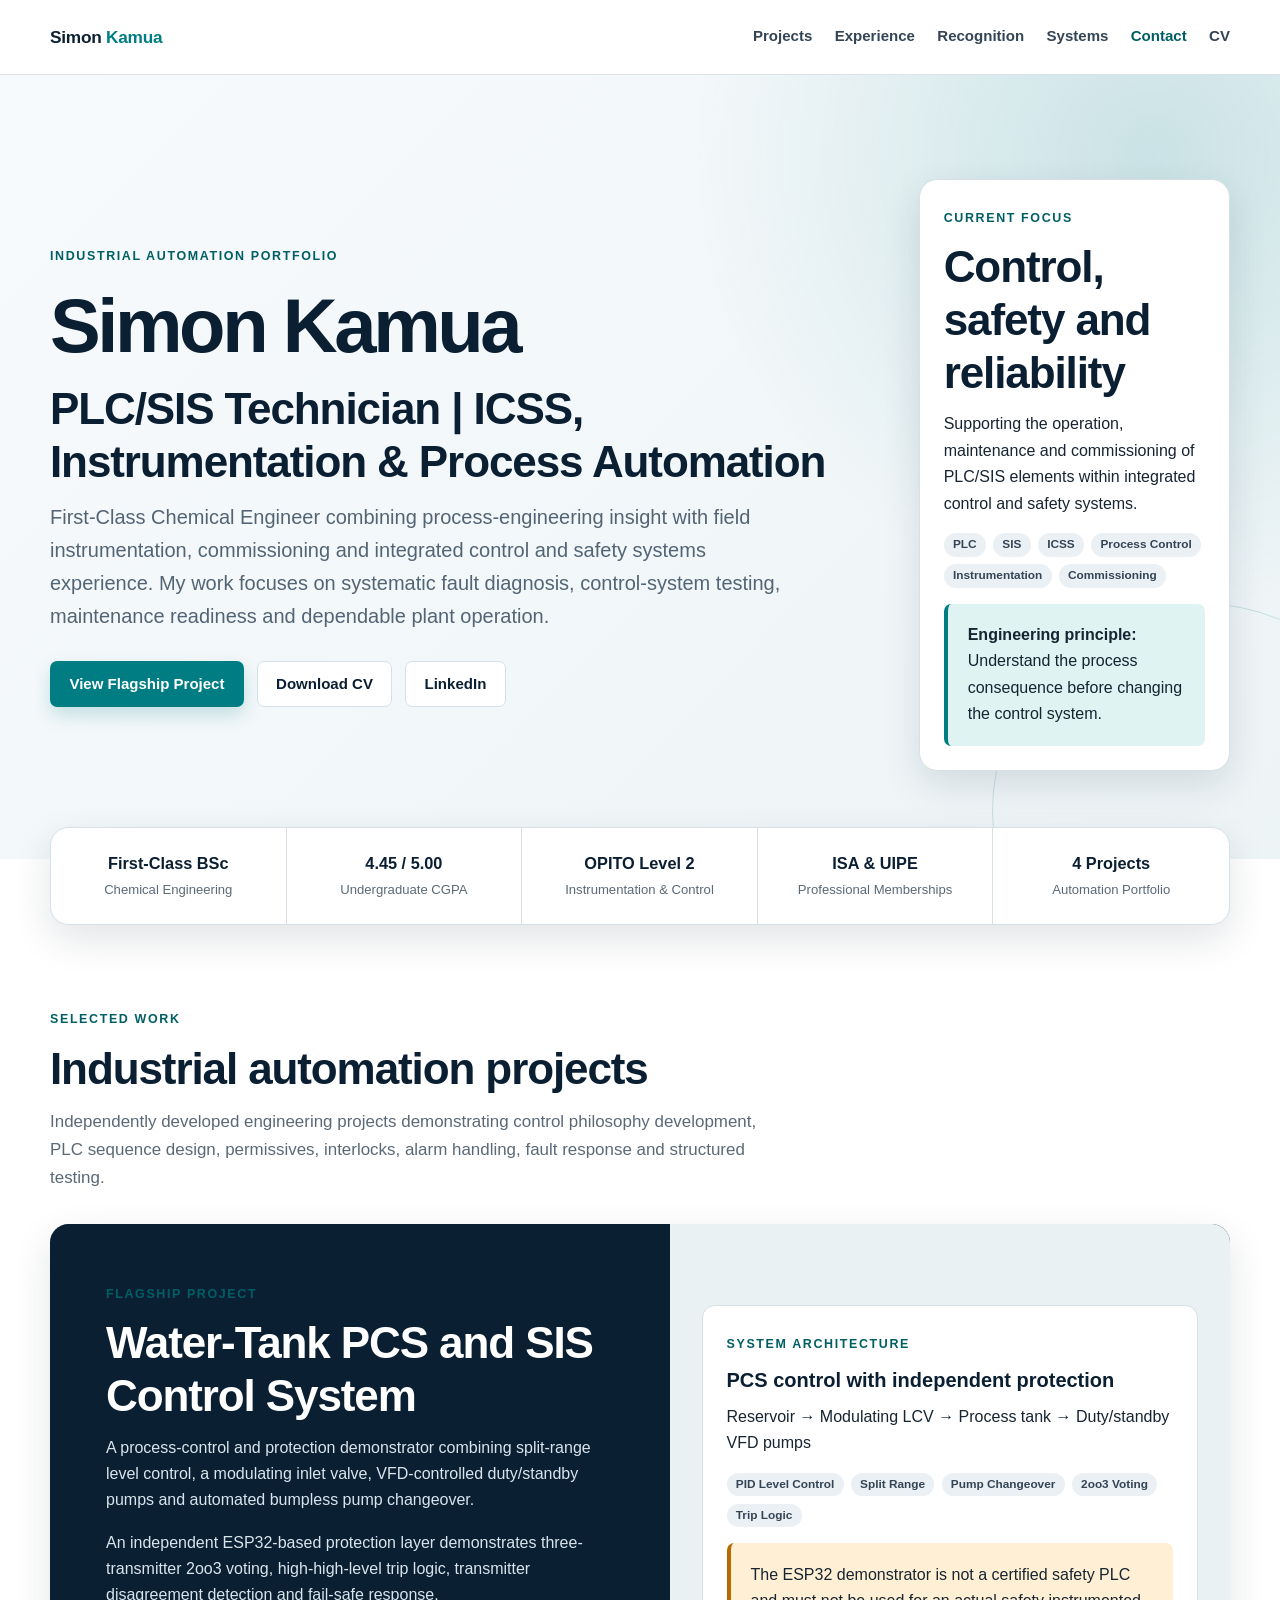
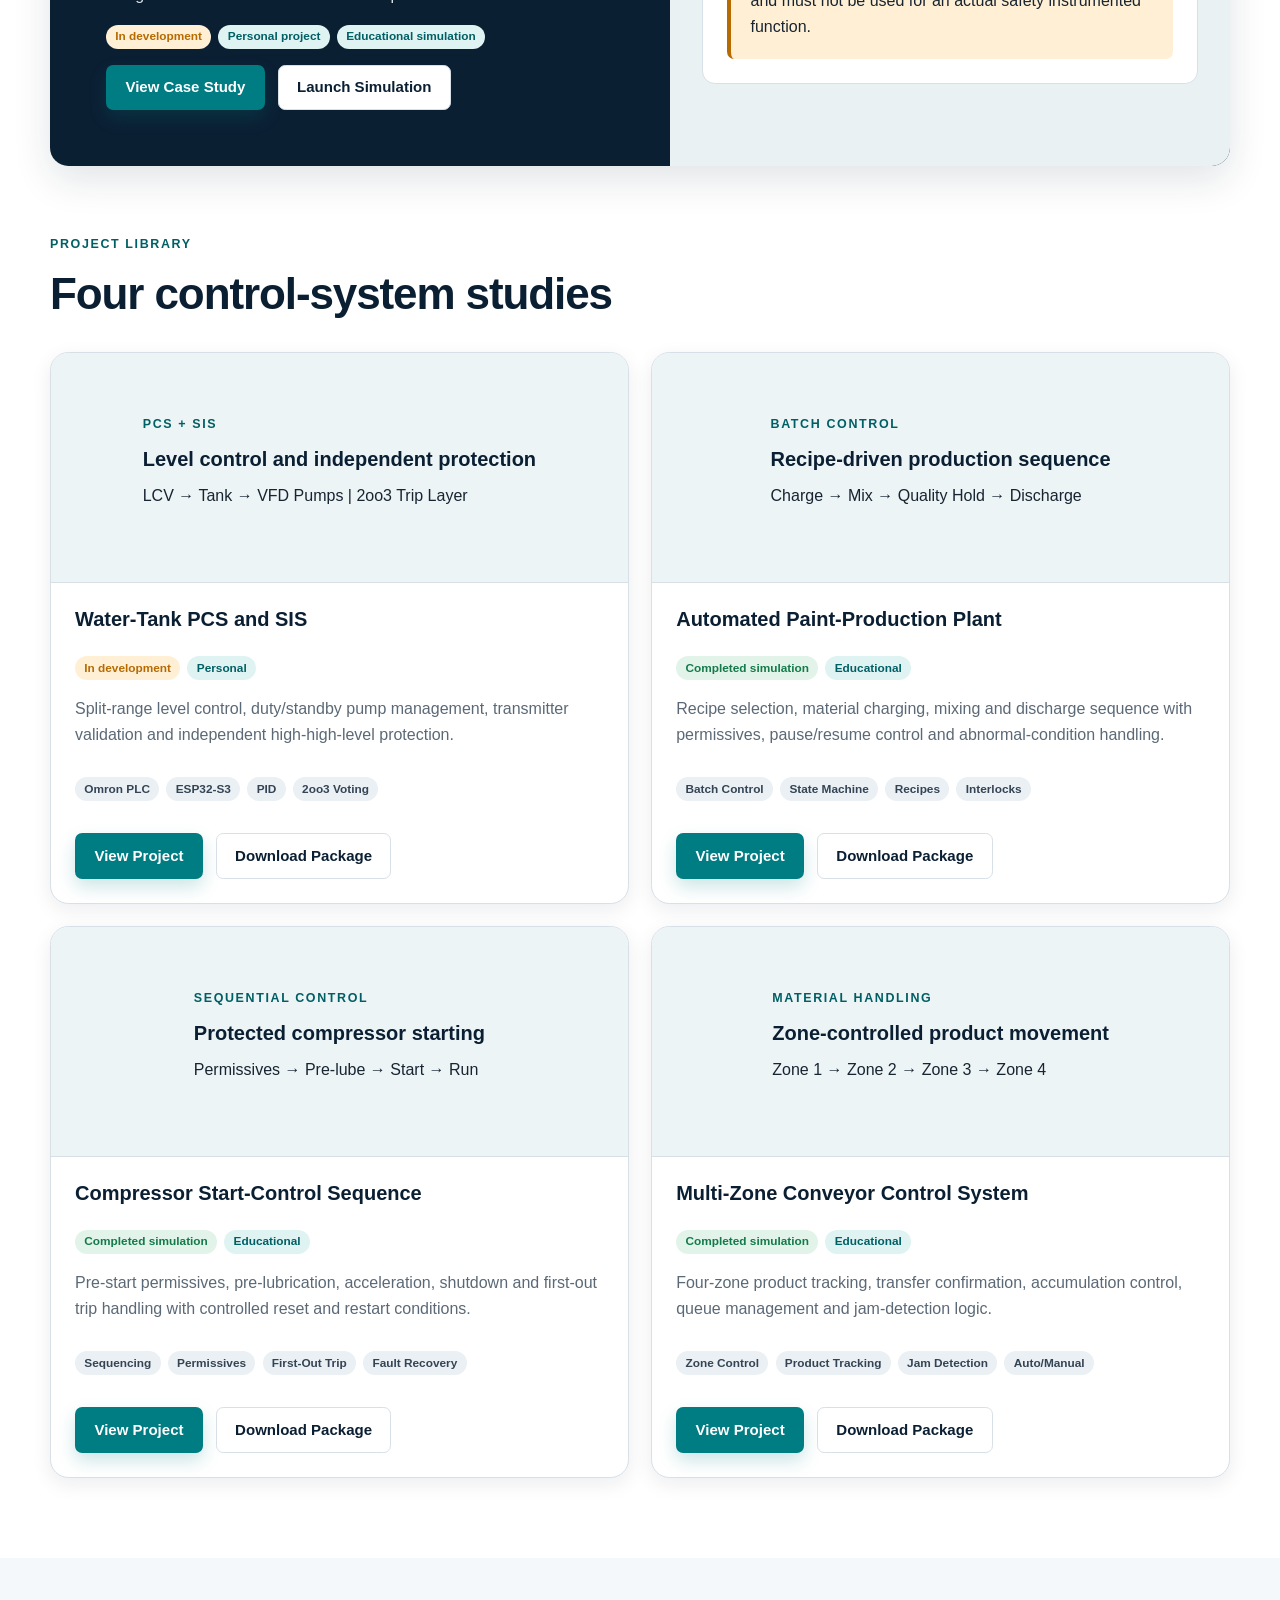
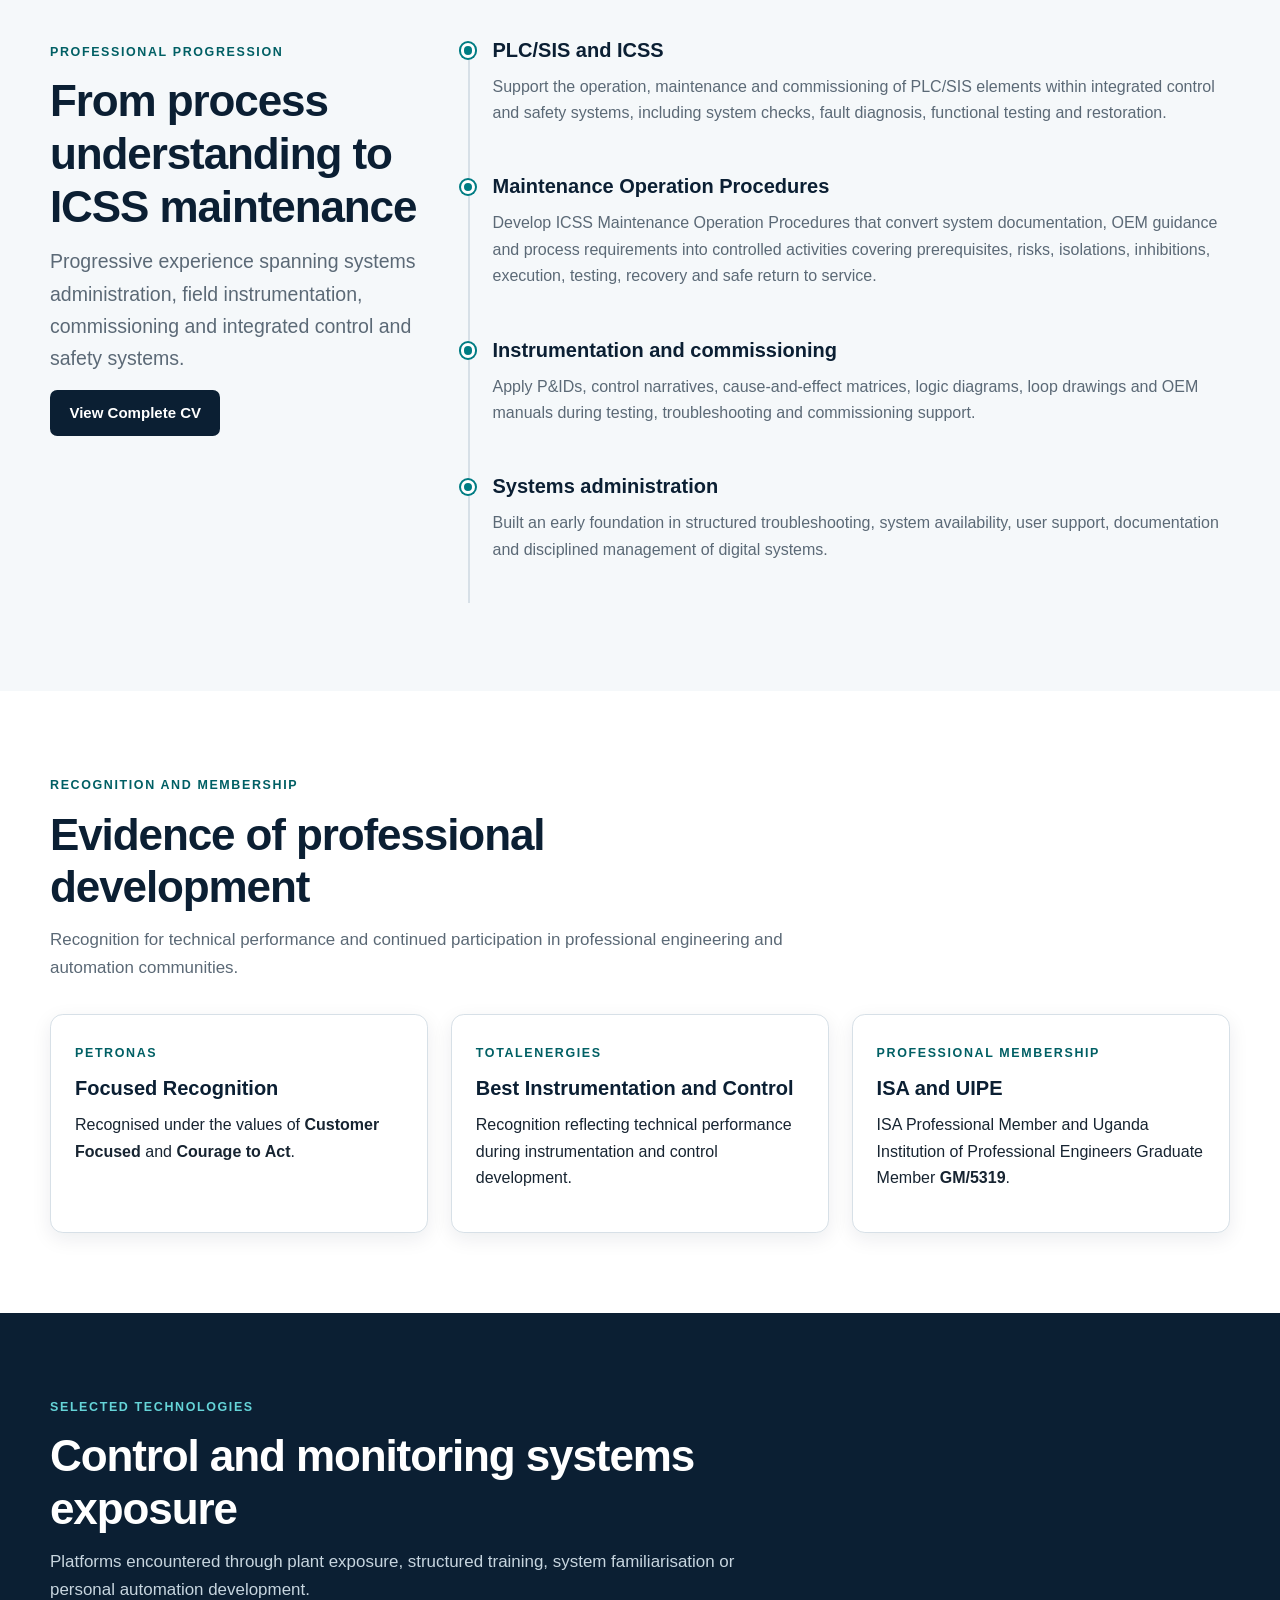
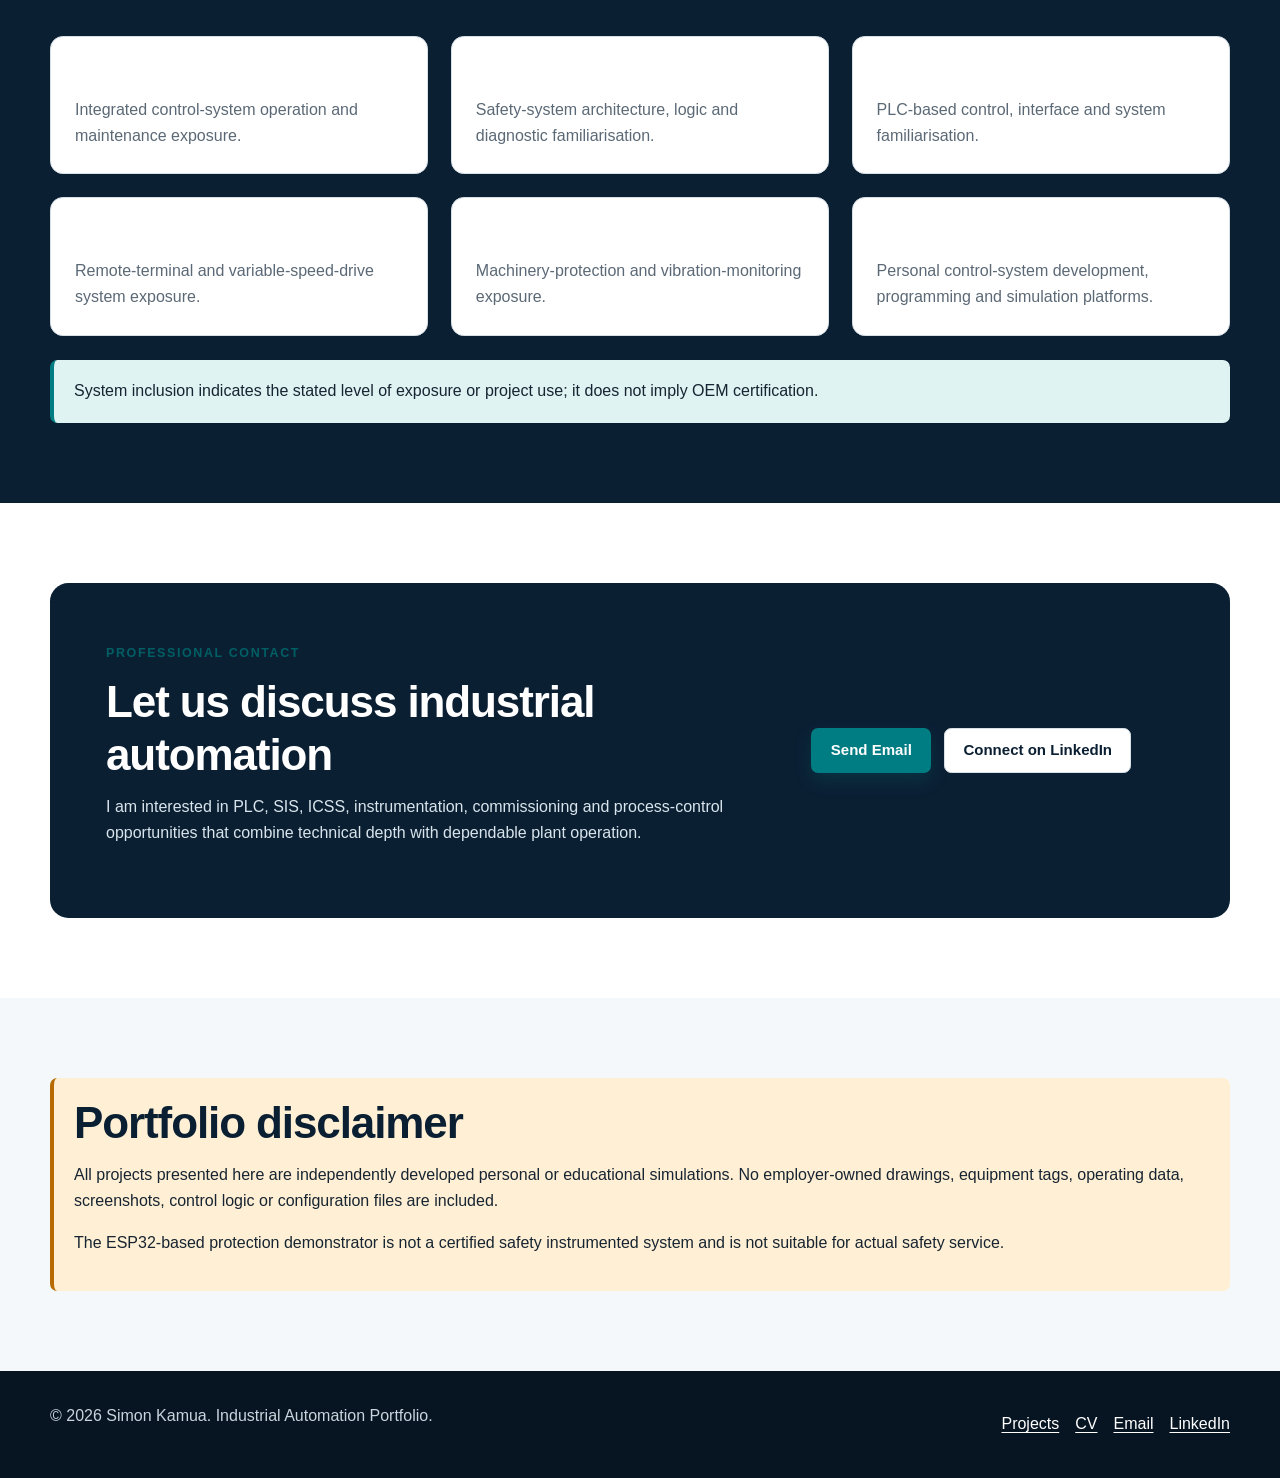
<file: index.html>
<!DOCTYPE html>
<html lang="en">
<head>
  <meta charset="UTF-8">
  <meta
    name="viewport"
    content="width=device-width, initial-scale=1.0"
  >

  <title>
    Simon Kamua | PLC/SIS Technician and Industrial Automation Portfolio
  </title>

  <meta
    name="description"
    content="Industrial automation portfolio of Simon Kamua, a PLC/SIS Technician with experience in ICSS, instrumentation, commissioning, process control and maintenance procedure development."
  >

  <meta name="author" content="Simon Kamua">
  <meta name="theme-color" content="#0b1f33">

  <meta
    property="og:title"
    content="Simon Kamua | Industrial Automation Portfolio"
  >
  <meta
    property="og:description"
    content="PLC/SIS, ICSS, instrumentation and process-automation projects supported by interactive engineering simulations."
  >
  <meta property="og:type" content="website">
  <meta
    property="og:url"
    content="https://simonkamua.github.io/"
  >

  <link rel="canonical" href="https://simonkamua.github.io/">
  <link rel="stylesheet" href="assets/css/styles.css">

  <script src="assets/js/main.js" defer></script>

  <script type="application/ld+json">
  {
    "@context": "https://schema.org",
    "@type": "Person",
    "name": "Simon Kamua",
    "url": "https://simonkamua.github.io/",
    "jobTitle": "PLC/SIS Technician",
    "email": "mailto:kamuasimeon@gmail.com",
    "sameAs": [
      "https://www.linkedin.com/in/simon-kamua-145562236"
    ],
    "alumniOf": {
      "@type": "CollegeOrUniversity",
      "name": "Kyambogo University"
    },
    "knowsAbout": [
      "Industrial Automation",
      "Programmable Logic Controllers",
      "Safety Instrumented Systems",
      "Integrated Control and Safety Systems",
      "Process Control",
      "Instrumentation",
      "Commissioning"
    ]
  }
  </script>
</head>

<body>
  <a class="skip-link" href="#main-content">
    Skip to main content
  </a>

  <!-- =======================================================
       Header and navigation
       ======================================================= -->

  <header class="site-header">
    <div class="container navbar">
      <a class="brand" href="index.html" aria-label="Simon Kamua homepage">
        Simon <span>Kamua</span>
      </a>

      <button
        class="nav-toggle"
        type="button"
        aria-expanded="false"
        aria-controls="site-navigation"
        aria-label="Open navigation menu"
      >
        Menu
      </button>

      <nav
        class="site-nav"
        id="site-navigation"
        aria-label="Main navigation"
      >
        <a href="#projects">Projects</a>
        <a href="#experience">Experience</a>
        <a href="#recognition">Recognition</a>
        <a href="#systems">Systems</a>
        <a href="#contact">Contact</a>
        <a href="cv/Simon_Kamua_PLC_SIS_CV_2026.pdf">
          CV
        </a>
      </nav>
    </div>
  </header>

  <main id="main-content">

    <!-- =====================================================
         Hero
         ===================================================== -->

    <section class="hero">
      <div class="container hero-grid">
        <div class="hero-copy">
          <span class="eyebrow">
            Industrial Automation Portfolio
          </span>

          <h1>Simon Kamua</h1>

          <h2>
            PLC/SIS Technician | ICSS, Instrumentation
            &amp; Process Automation
          </h2>

          <p>
            First-Class Chemical Engineer combining process-engineering
            insight with field instrumentation, commissioning and
            integrated control and safety systems experience. My work
            focuses on systematic fault diagnosis, control-system testing,
            maintenance readiness and dependable plant operation.
          </p>

          <div class="button-row hero-actions">
            <a
              class="btn btn-primary"
              href="projects/water-tank/"
            >
              View Flagship Project
            </a>

            <a
              class="btn btn-secondary"
              href="cv/Simon_Kamua_PLC_SIS_CV_2026.pdf"
            >
              Download CV
            </a>

            <a
              class="btn btn-secondary"
              href="https://www.linkedin.com/in/simon-kamua-145562236"
              target="_blank"
              rel="noopener noreferrer"
            >
              LinkedIn
            </a>
          </div>
        </div>

        <aside class="profile-card" aria-label="Current professional focus">
          <span class="eyebrow">Current focus</span>

          <h2>Control, safety and reliability</h2>

          <p>
            Supporting the operation, maintenance and commissioning of
            PLC/SIS elements within integrated control and safety systems.
          </p>

          <div class="tag-list">
            <span class="tag">PLC</span>
            <span class="tag">SIS</span>
            <span class="tag">ICSS</span>
            <span class="tag">Process Control</span>
            <span class="tag">Instrumentation</span>
            <span class="tag">Commissioning</span>
          </div>

          <div class="callout">
            <strong>Engineering principle:</strong>
            Understand the process consequence before changing the
            control system.
          </div>
        </aside>
      </div>
    </section>

    <!-- =====================================================
         Professional evidence
         ===================================================== -->

    <div class="container evidence-strip">
      <div class="evidence-grid" aria-label="Professional evidence">
        <div class="evidence-item">
          <strong>First-Class BSc</strong>
          <span>Chemical Engineering</span>
        </div>

        <div class="evidence-item">
          <strong>4.45 / 5.00</strong>
          <span>Undergraduate CGPA</span>
        </div>

        <div class="evidence-item">
          <strong>OPITO Level 2</strong>
          <span>Instrumentation &amp; Control</span>
        </div>

        <div class="evidence-item">
          <strong>ISA &amp; UIPE</strong>
          <span>Professional Memberships</span>
        </div>

        <div class="evidence-item">
          <strong>4 Projects</strong>
          <span>Automation Portfolio</span>
        </div>
      </div>
    </div>

    <!-- =====================================================
         Projects
         ===================================================== -->

    <section class="section" id="projects">
      <div class="container">
        <div class="section-heading">
          <span class="eyebrow">Selected work</span>
          <h2>Industrial automation projects</h2>

          <p>
            Independently developed engineering projects demonstrating
            control philosophy development, PLC sequence design,
            permissives, interlocks, alarm handling, fault response and
            structured testing.
          </p>
        </div>

        <!-- Featured project -->

        <article class="featured-project">
          <div class="featured-copy">
            <span class="eyebrow">Flagship project</span>

            <h2>Water-Tank PCS and SIS Control System</h2>

            <p>
              A process-control and protection demonstrator combining
              split-range level control, a modulating inlet valve,
              VFD-controlled duty/standby pumps and automated bumpless
              pump changeover.
            </p>

            <p>
              An independent ESP32-based protection layer demonstrates
              three-transmitter 2oo3 voting, high-high-level trip logic,
              transmitter disagreement detection and fail-safe response.
            </p>

            <div class="badge-row">
              <span class="badge badge-pending">
                In development
              </span>
              <span class="badge badge-designed">
                Personal project
              </span>
              <span class="badge badge-simulated">
                Educational simulation
              </span>
            </div>

            <div class="button-row">
              <a
                class="btn btn-primary"
                href="projects/water-tank/"
              >
                View Case Study
              </a>

              <a
                class="btn btn-secondary"
                href="projects/water-tank/simulation.html"
              >
                Launch Simulation
              </a>
            </div>
          </div>

          <div class="featured-media">
            <div class="panel">
              <span class="eyebrow">System architecture</span>
              <h3>PCS control with independent protection</h3>

              <p>
                Reservoir → Modulating LCV → Process tank →
                Duty/standby VFD pumps
              </p>

              <div class="tag-list">
                <span class="tag">PID Level Control</span>
                <span class="tag">Split Range</span>
                <span class="tag">Pump Changeover</span>
                <span class="tag">2oo3 Voting</span>
                <span class="tag">Trip Logic</span>
              </div>

              <div class="callout callout-warning">
                The ESP32 demonstrator is not a certified safety PLC and
                must not be used for an actual safety instrumented
                function.
              </div>
            </div>
          </div>
        </article>

        <div class="section-heading" style="margin-top: 4rem;">
          <span class="eyebrow">Project library</span>
          <h2>Four control-system studies</h2>
        </div>

        <div class="project-grid">

          <!-- Water-tank project -->

          <article class="project-card">
            <div class="project-image">
              <div>
                <span class="eyebrow">PCS + SIS</span>
                <h3>Level control and independent protection</h3>
                <p>
                  LCV → Tank → VFD Pumps | 2oo3 Trip Layer
                </p>
              </div>
            </div>

            <div class="project-content">
              <h3>Water-Tank PCS and SIS</h3>

              <div class="badge-row">
                <span class="badge badge-pending">
                  In development
                </span>
                <span class="badge badge-designed">
                  Personal
                </span>
              </div>

              <p>
                Split-range level control, duty/standby pump management,
                transmitter validation and independent high-high-level
                protection.
              </p>

              <div class="tag-list">
                <span class="tag">Omron PLC</span>
                <span class="tag">ESP32-S3</span>
                <span class="tag">PID</span>
                <span class="tag">2oo3 Voting</span>
              </div>

              <div class="button-row project-actions">
                <a
                  class="btn btn-primary"
                  href="projects/water-tank/"
                >
                  View Project
                </a>

                <a
                  class="btn btn-secondary"
                  href="downloads/water-tank-portfolio.zip"
                  download
                >
                  Download Package
                </a>
              </div>
            </div>
          </article>

          <!-- Paint-plant project -->

          <article class="project-card">
            <div class="project-image">
              <div>
                <span class="eyebrow">Batch control</span>
                <h3>Recipe-driven production sequence</h3>
                <p>
                  Charge → Mix → Quality Hold → Discharge
                </p>
              </div>
            </div>

            <div class="project-content">
              <h3>Automated Paint-Production Plant</h3>

              <div class="badge-row">
                <span class="badge badge-tested">
                  Completed simulation
                </span>
                <span class="badge badge-simulated">
                  Educational
                </span>
              </div>

              <p>
                Recipe selection, material charging, mixing and discharge
                sequence with permissives, pause/resume control and
                abnormal-condition handling.
              </p>

              <div class="tag-list">
                <span class="tag">Batch Control</span>
                <span class="tag">State Machine</span>
                <span class="tag">Recipes</span>
                <span class="tag">Interlocks</span>
              </div>

              <div class="button-row project-actions">
                <a
                  class="btn btn-primary"
                  href="projects/paint-plant/"
                >
                  View Project
                </a>

                <a
                  class="btn btn-secondary"
                  href="downloads/paint-plant-portfolio.zip"
                  download
                >
                  Download Package
                </a>
              </div>
            </div>
          </article>

          <!-- Compressor project -->

          <article class="project-card">
            <div class="project-image">
              <div>
                <span class="eyebrow">Sequential control</span>
                <h3>Protected compressor starting</h3>
                <p>
                  Permissives → Pre-lube → Start → Run
                </p>
              </div>
            </div>

            <div class="project-content">
              <h3>Compressor Start-Control Sequence</h3>

              <div class="badge-row">
                <span class="badge badge-tested">
                  Completed simulation
                </span>
                <span class="badge badge-simulated">
                  Educational
                </span>
              </div>

              <p>
                Pre-start permissives, pre-lubrication, acceleration,
                shutdown and first-out trip handling with controlled reset
                and restart conditions.
              </p>

              <div class="tag-list">
                <span class="tag">Sequencing</span>
                <span class="tag">Permissives</span>
                <span class="tag">First-Out Trip</span>
                <span class="tag">Fault Recovery</span>
              </div>

              <div class="button-row project-actions">
                <a
                  class="btn btn-primary"
                  href="projects/compressor/"
                >
                  View Project
                </a>

                <a
                  class="btn btn-secondary"
                  href="downloads/compressor-portfolio.zip"
                  download
                >
                  Download Package
                </a>
              </div>
            </div>
          </article>

          <!-- Conveyor project -->

          <article class="project-card">
            <div class="project-image">
              <div>
                <span class="eyebrow">Material handling</span>
                <h3>Zone-controlled product movement</h3>
                <p>
                  Zone 1 → Zone 2 → Zone 3 → Zone 4
                </p>
              </div>
            </div>

            <div class="project-content">
              <h3>Multi-Zone Conveyor Control System</h3>

              <div class="badge-row">
                <span class="badge badge-tested">
                  Completed simulation
                </span>
                <span class="badge badge-simulated">
                  Educational
                </span>
              </div>

              <p>
                Four-zone product tracking, transfer confirmation,
                accumulation control, queue management and jam-detection
                logic.
              </p>

              <div class="tag-list">
                <span class="tag">Zone Control</span>
                <span class="tag">Product Tracking</span>
                <span class="tag">Jam Detection</span>
                <span class="tag">Auto/Manual</span>
              </div>

              <div class="button-row project-actions">
                <a
                  class="btn btn-primary"
                  href="projects/conveyor/"
                >
                  View Project
                </a>

                <a
                  class="btn btn-secondary"
                  href="downloads/conveyor-portfolio.zip"
                  download
                >
                  Download Package
                </a>
              </div>
            </div>
          </article>

        </div>
      </div>
    </section>

    <!-- =====================================================
         Experience
         ===================================================== -->

    <section class="section section-soft" id="experience">
      <div class="container experience-grid">
        <div>
          <span class="eyebrow">Professional progression</span>
          <h2>From process understanding to ICSS maintenance</h2>

          <p class="lead">
            Progressive experience spanning systems administration,
            field instrumentation, commissioning and integrated control
            and safety systems.
          </p>

          <a
            class="btn btn-dark"
            href="cv/Simon_Kamua_PLC_SIS_CV_2026.pdf"
          >
            View Complete CV
          </a>
        </div>

        <ol class="timeline">
          <li class="timeline-item">
            <h3>PLC/SIS and ICSS</h3>

            <p>
              Support the operation, maintenance and commissioning of
              PLC/SIS elements within integrated control and safety
              systems, including system checks, fault diagnosis,
              functional testing and restoration.
            </p>
          </li>

          <li class="timeline-item">
            <h3>Maintenance Operation Procedures</h3>

            <p>
              Develop ICSS Maintenance Operation Procedures that convert
              system documentation, OEM guidance and process requirements
              into controlled activities covering prerequisites, risks,
              isolations, inhibitions, execution, testing, recovery and
              safe return to service.
            </p>
          </li>

          <li class="timeline-item">
            <h3>Instrumentation and commissioning</h3>

            <p>
              Apply P&amp;IDs, control narratives, cause-and-effect
              matrices, logic diagrams, loop drawings and OEM manuals
              during testing, troubleshooting and commissioning support.
            </p>
          </li>

          <li class="timeline-item">
            <h3>Systems administration</h3>

            <p>
              Built an early foundation in structured troubleshooting,
              system availability, user support, documentation and
              disciplined management of digital systems.
            </p>
          </li>
        </ol>
      </div>
    </section>

    <!-- =====================================================
         Recognition
         ===================================================== -->

    <section class="section" id="recognition">
      <div class="container">
        <div class="section-heading">
          <span class="eyebrow">Recognition and membership</span>
          <h2>Evidence of professional development</h2>

          <p>
            Recognition for technical performance and continued
            participation in professional engineering and automation
            communities.
          </p>
        </div>

        <div class="recognition-grid">
          <article class="recognition-card">
            <span class="eyebrow">PETRONAS</span>
            <h3>Focused Recognition</h3>

            <p>
              Recognised under the values of
              <strong>Customer Focused</strong> and
              <strong>Courage to Act</strong>.
            </p>
          </article>

          <article class="recognition-card">
            <span class="eyebrow">TotalEnergies</span>
            <h3>Best Instrumentation and Control</h3>

            <p>
              Recognition reflecting technical performance during
              instrumentation and control development.
            </p>
          </article>

          <article class="recognition-card">
            <span class="eyebrow">Professional membership</span>
            <h3>ISA and UIPE</h3>

            <p>
              ISA Professional Member and Uganda Institution of
              Professional Engineers Graduate Member
              <strong>GM/5319</strong>.
            </p>
          </article>
        </div>
      </div>
    </section>

    <!-- =====================================================
         Selected systems
         ===================================================== -->

    <section class="section section-dark" id="systems">
      <div class="container">
        <div class="section-heading">
          <span class="eyebrow">Selected technologies</span>
          <h2>Control and monitoring systems exposure</h2>

          <p>
            Platforms encountered through plant exposure, structured
            training, system familiarisation or personal automation
            development.
          </p>
        </div>

        <div class="systems-grid">
          <article class="system-card">
            <h3>ABB Ability System 800xA</h3>
            <p>
              Integrated control-system operation and maintenance
              exposure.
            </p>
          </article>

          <article class="system-card">
            <h3>HIMA Planar4 and HIMatrix</h3>
            <p>
              Safety-system architecture, logic and diagnostic
              familiarisation.
            </p>
          </article>

          <article class="system-card">
            <h3>Allen-Bradley ControlLogix</h3>
            <p>
              PLC-based control, interface and system familiarisation.
            </p>
          </article>

          <article class="system-card">
            <h3>ABB RTU560 and ACS880</h3>
            <p>
              Remote-terminal and variable-speed-drive system exposure.
            </p>
          </article>

          <article class="system-card">
            <h3>Bently Nevada 3500 and VC-8000</h3>
            <p>
              Machinery-protection and vibration-monitoring exposure.
            </p>
          </article>

          <article class="system-card">
            <h3>Omron PLC and ESP32-S3</h3>
            <p>
              Personal control-system development, programming and
              simulation platforms.
            </p>
          </article>
        </div>

        <div
          class="callout"
          style="margin-top: 1.5rem; color: #172431;"
        >
          System inclusion indicates the stated level of exposure or
          project use; it does not imply OEM certification.
        </div>
      </div>
    </section>

    <!-- =====================================================
         Contact
         ===================================================== -->

    <section class="section" id="contact">
      <div class="container">
        <div class="contact-panel">
          <div>
            <span class="eyebrow">Professional contact</span>
            <h2>Let us discuss industrial automation</h2>

            <p>
              I am interested in PLC, SIS, ICSS, instrumentation,
              commissioning and process-control opportunities that
              combine technical depth with dependable plant operation.
            </p>
          </div>

          <div class="button-row">
            <a
              class="btn btn-primary"
              href="mailto:kamuasimeon@gmail.com"
            >
              Send Email
            </a>

            <a
              class="btn btn-secondary"
              href="https://www.linkedin.com/in/simon-kamua-145562236"
              target="_blank"
              rel="noopener noreferrer"
            >
              Connect on LinkedIn
            </a>
          </div>
        </div>
      </div>
    </section>

    <!-- =====================================================
         Confidentiality and project disclaimer
         ===================================================== -->

    <section class="section section-soft" aria-labelledby="disclaimer-title">
      <div class="container">
        <div class="callout callout-warning">
          <h2 id="disclaimer-title">Portfolio disclaimer</h2>

          <p>
            All projects presented here are independently developed
            personal or educational simulations. No employer-owned
            drawings, equipment tags, operating data, screenshots,
            control logic or configuration files are included.
          </p>

          <p>
            The ESP32-based protection demonstrator is not a certified
            safety instrumented system and is not suitable for actual
            safety service.
          </p>
        </div>
      </div>
    </section>

  </main>

  <!-- =======================================================
       Footer
       ======================================================= -->

  <footer class="site-footer">
    <div class="container footer-row">
      <p>
        &copy; <span id="current-year">2026</span>
        Simon Kamua. Industrial Automation Portfolio.
      </p>

      <div class="footer-links">
        <a href="#projects">Projects</a>
        <a href="cv/Simon_Kamua_PLC_SIS_CV_2026.pdf">CV</a>
        <a href="mailto:kamuasimeon@gmail.com">Email</a>
        <a
          href="https://www.linkedin.com/in/simon-kamua-145562236"
          target="_blank"
          rel="noopener noreferrer"
        >
          LinkedIn
        </a>
      </div>
    </div>
  </footer>
</body>
</html>
</file>
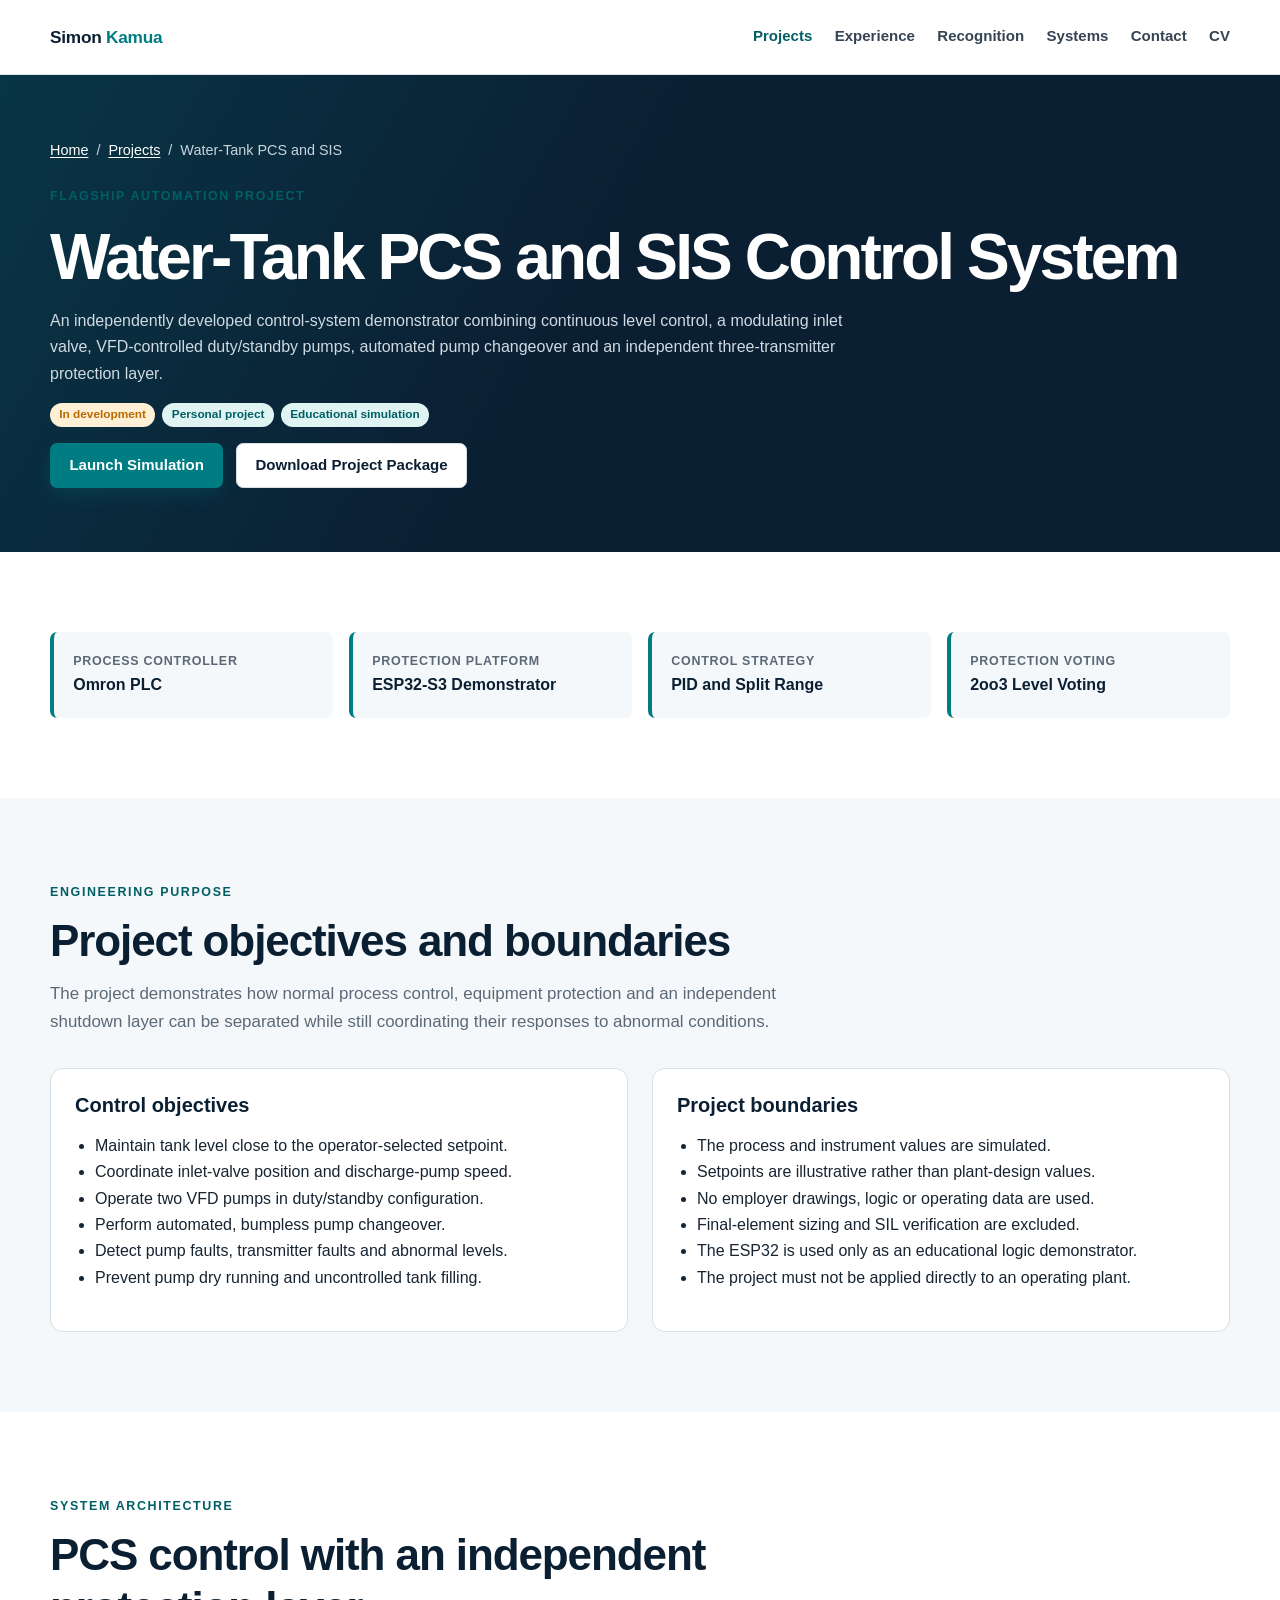
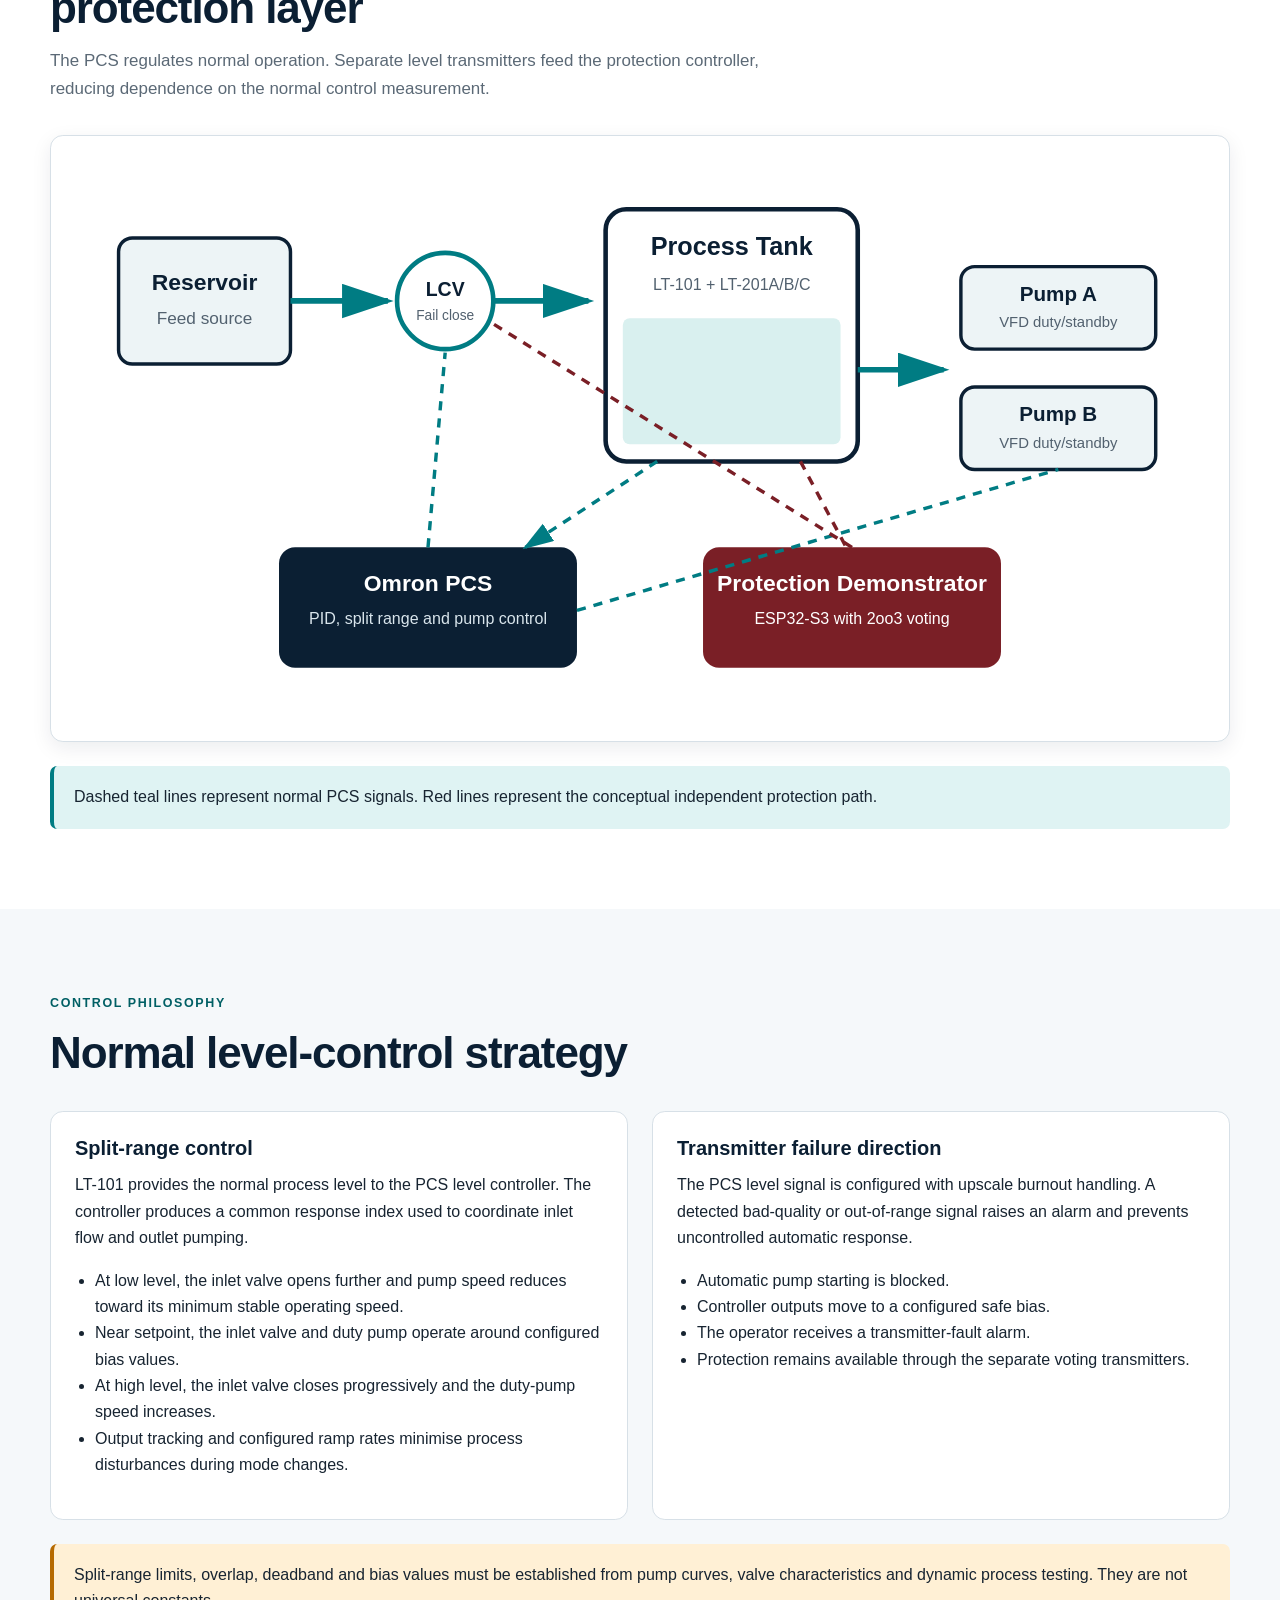
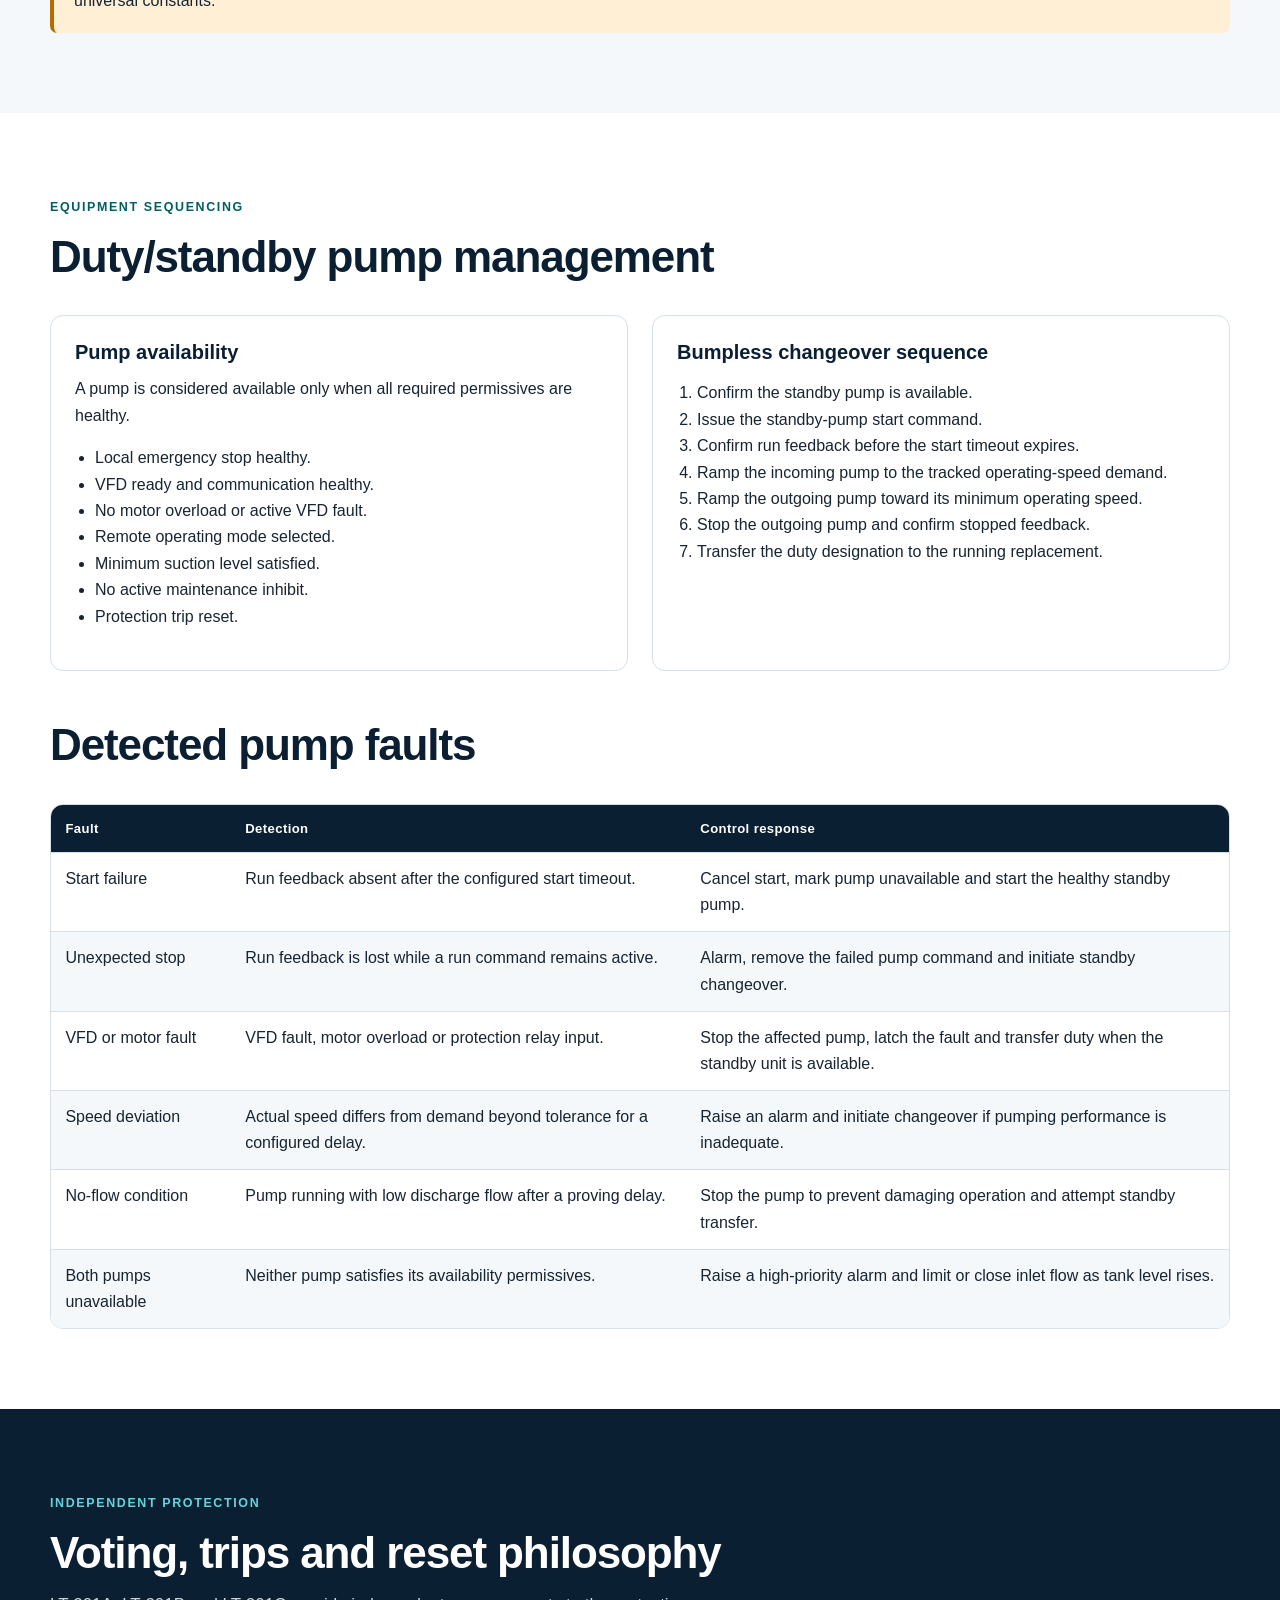
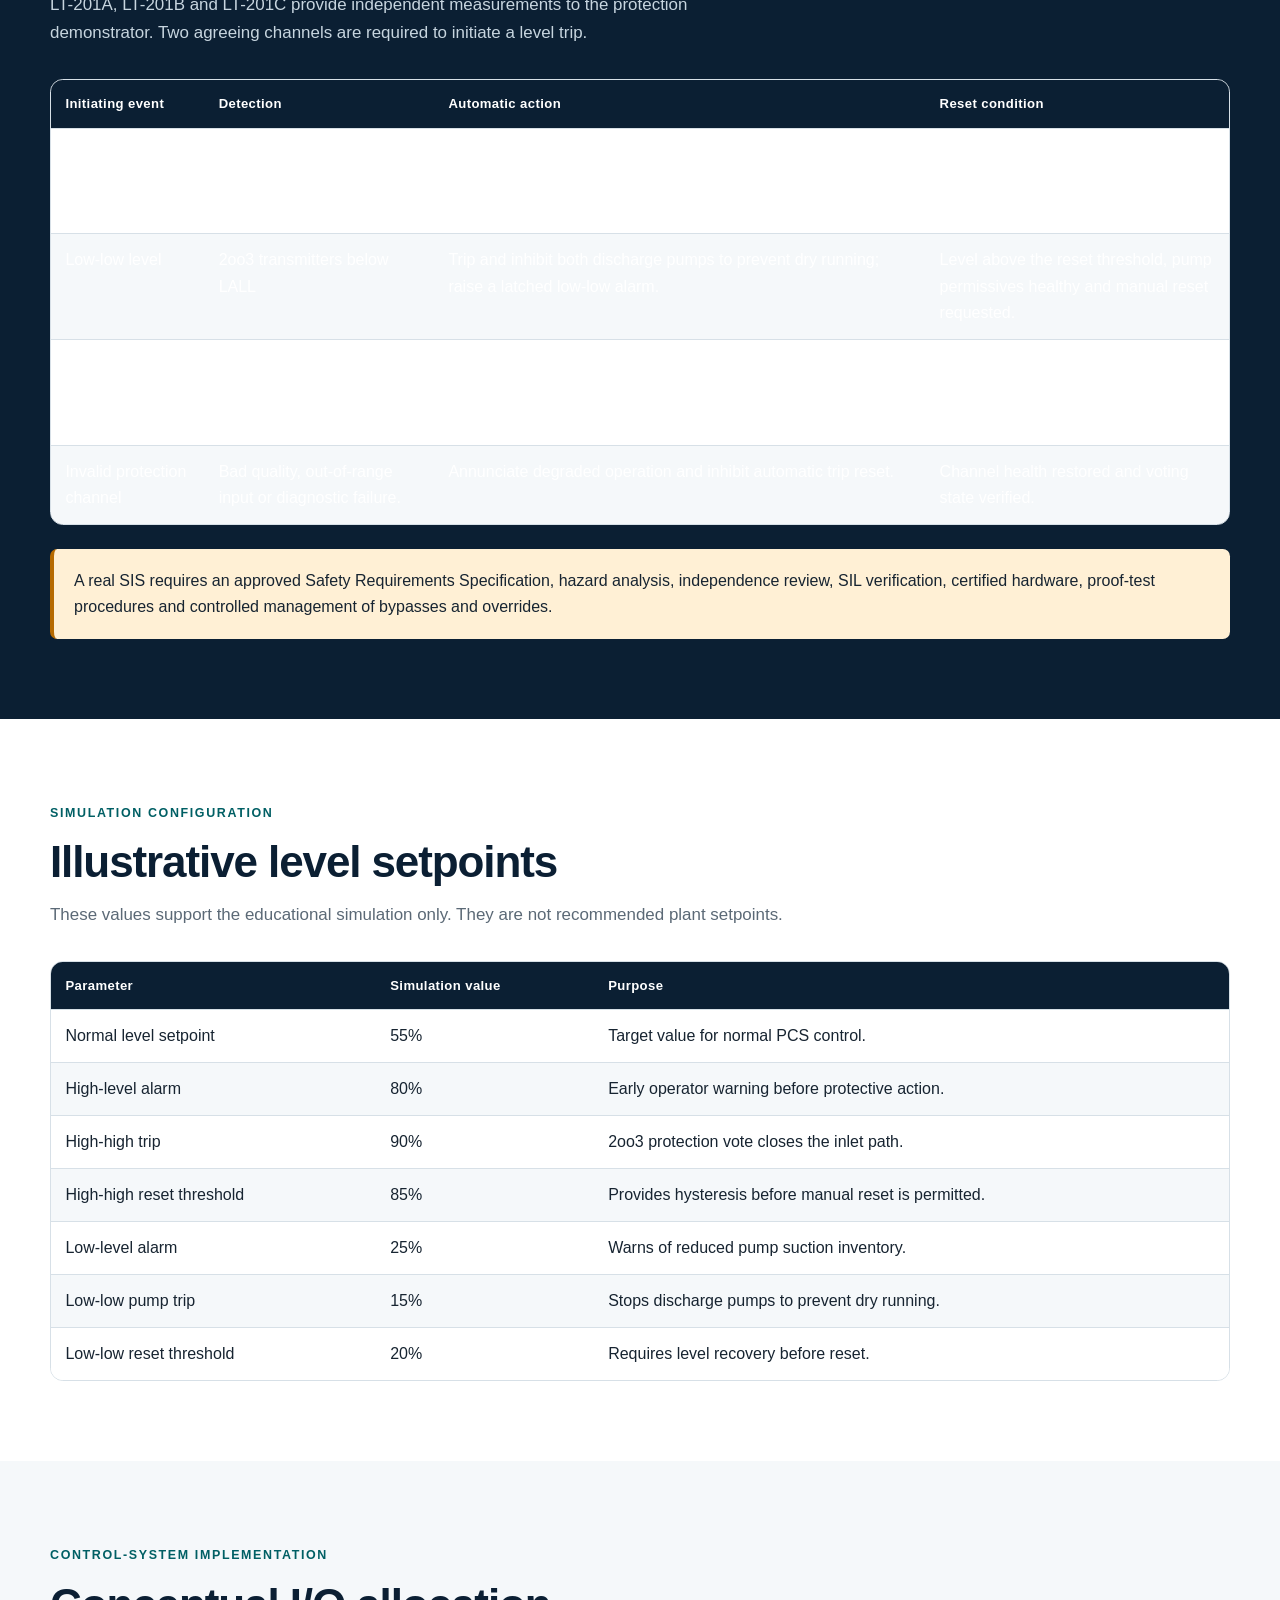
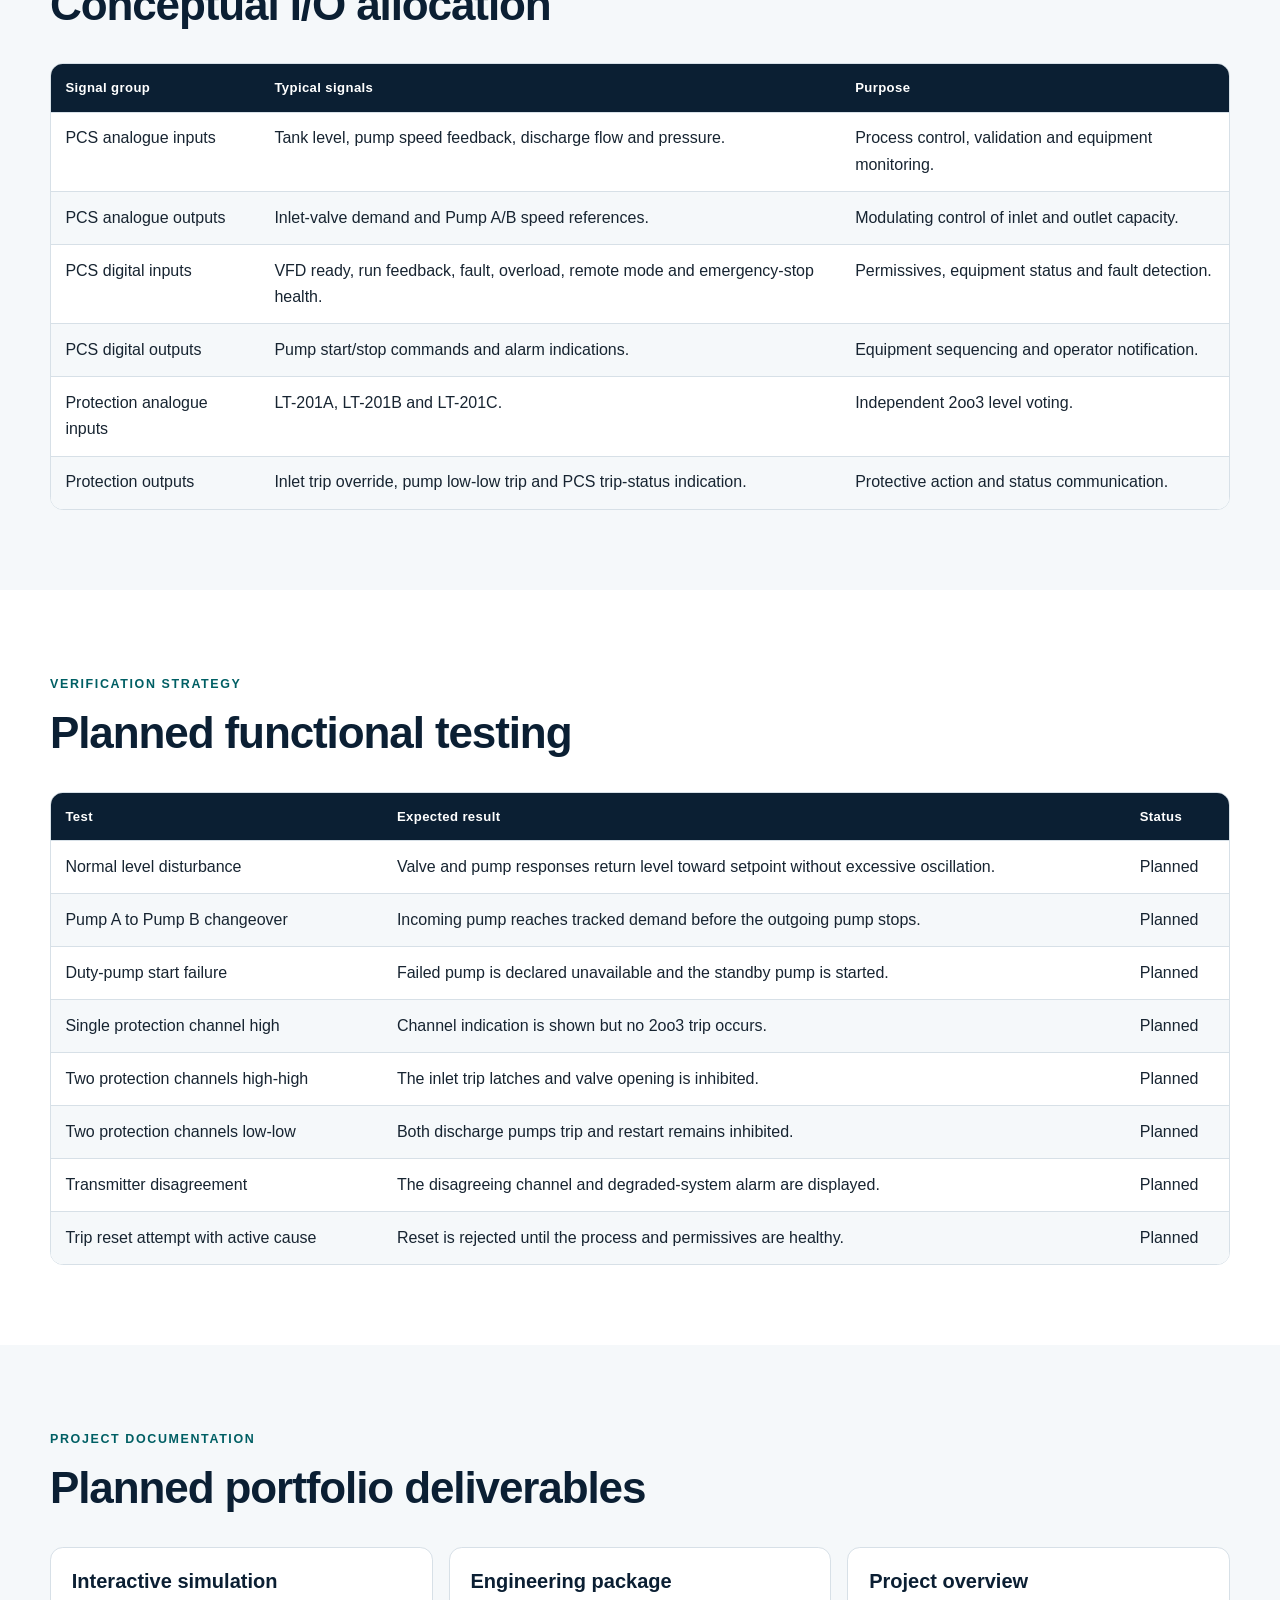
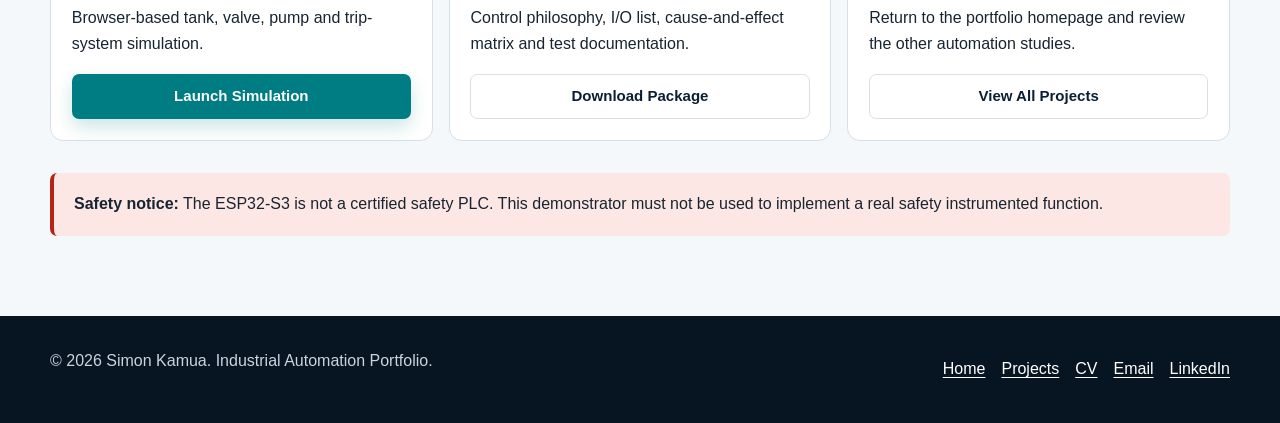
<file: projects/water-tank/index.html>
<!DOCTYPE html>
<html lang="en">
<head>
  <meta charset="UTF-8">
  <meta
    name="viewport"
    content="width=device-width, initial-scale=1.0"
  >

  <title>
    Water-Tank PCS and SIS Project | Simon Kamua
  </title>

  <meta
    name="description"
    content="Water-tank process control and independent protection demonstrator featuring split-range control, VFD pumps, automatic changeover and 2oo3 voting."
  >

  <meta name="author" content="Simon Kamua">
  <meta name="theme-color" content="#0b1f33">

  <meta
    property="og:title"
    content="Water-Tank PCS and SIS Control System"
  >
  <meta
    property="og:description"
    content="An independently developed process-control and protection case study by Simon Kamua."
  >
  <meta property="og:type" content="article">
  <meta
    property="og:url"
    content="https://simonkamua.github.io/projects/water-tank/"
  >

  <link
    rel="canonical"
    href="https://simonkamua.github.io/projects/water-tank/"
  >
  <link rel="stylesheet" href="../../assets/css/styles.css">

  <script src="../../assets/js/main.js" defer></script>
</head>

<body>
  <a class="skip-link" href="#main-content">
    Skip to main content
  </a>

  <!-- =======================================================
       Header
       ======================================================= -->

  <header class="site-header">
    <div class="container navbar">
      <a
        class="brand"
        href="../../index.html"
        aria-label="Simon Kamua homepage"
      >
        Simon <span>Kamua</span>
      </a>

      <button
        class="nav-toggle"
        type="button"
        aria-expanded="false"
        aria-controls="site-navigation"
        aria-label="Open navigation menu"
      >
        Menu
      </button>

      <nav
        class="site-nav"
        id="site-navigation"
        aria-label="Main navigation"
      >
        <a
          class="active"
          aria-current="page"
          href="../../index.html#projects"
        >
          Projects
        </a>
        <a href="../../index.html#experience">Experience</a>
        <a href="../../index.html#recognition">Recognition</a>
        <a href="../../index.html#systems">Systems</a>
        <a href="../../index.html#contact">Contact</a>
        <a href="../../cv/Simon_Kamua_PLC_SIS_CV_2026.pdf">
          CV
        </a>
      </nav>
    </div>
  </header>

  <main id="main-content">

    <!-- =====================================================
         Project hero
         ===================================================== -->

    <section class="project-hero">
      <div class="container">
        <div class="breadcrumb">
          <a href="../../index.html">Home</a>
          &nbsp;/&nbsp;
          <a href="../../index.html#projects">Projects</a>
          &nbsp;/&nbsp;
          Water-Tank PCS and SIS
        </div>

        <span class="eyebrow">Flagship automation project</span>

        <h1>Water-Tank PCS and SIS Control System</h1>

        <p>
          An independently developed control-system demonstrator combining
          continuous level control, a modulating inlet valve, VFD-controlled
          duty/standby pumps, automated pump changeover and an independent
          three-transmitter protection layer.
        </p>

        <div class="badge-row">
          <span class="badge badge-pending">In development</span>
          <span class="badge badge-designed">Personal project</span>
          <span class="badge badge-simulated">
            Educational simulation
          </span>
        </div>

        <div class="button-row">
          <a class="btn btn-primary" href="simulation.html">
            Launch Simulation
          </a>

          <a
            class="btn btn-secondary"
            href="../../downloads/water-tank-portfolio.zip"
            download
          >
            Download Project Package
          </a>
        </div>
      </div>
    </section>

    <!-- =====================================================
         Project summary
         ===================================================== -->

    <section class="section">
      <div class="container">
        <div class="summary-grid">
          <div class="summary-item">
            <span>Process controller</span>
            <strong>Omron PLC</strong>
          </div>

          <div class="summary-item">
            <span>Protection platform</span>
            <strong>ESP32-S3 Demonstrator</strong>
          </div>

          <div class="summary-item">
            <span>Control strategy</span>
            <strong>PID and Split Range</strong>
          </div>

          <div class="summary-item">
            <span>Protection voting</span>
            <strong>2oo3 Level Voting</strong>
          </div>
        </div>
      </div>
    </section>

    <!-- =====================================================
         Purpose and scope
         ===================================================== -->

    <section class="section section-soft">
      <div class="container">
        <div class="section-heading">
          <span class="eyebrow">Engineering purpose</span>
          <h2>Project objectives and boundaries</h2>

          <p>
            The project demonstrates how normal process control, equipment
            protection and an independent shutdown layer can be separated
            while still coordinating their responses to abnormal conditions.
          </p>
        </div>

        <div class="two-column">
          <article class="panel">
            <h3>Control objectives</h3>

            <ul>
              <li>
                Maintain tank level close to the operator-selected setpoint.
              </li>
              <li>
                Coordinate inlet-valve position and discharge-pump speed.
              </li>
              <li>
                Operate two VFD pumps in duty/standby configuration.
              </li>
              <li>
                Perform automated, bumpless pump changeover.
              </li>
              <li>
                Detect pump faults, transmitter faults and abnormal levels.
              </li>
              <li>
                Prevent pump dry running and uncontrolled tank filling.
              </li>
            </ul>
          </article>

          <article class="panel">
            <h3>Project boundaries</h3>

            <ul>
              <li>
                The process and instrument values are simulated.
              </li>
              <li>
                Setpoints are illustrative rather than plant-design values.
              </li>
              <li>
                No employer drawings, logic or operating data are used.
              </li>
              <li>
                Final-element sizing and SIL verification are excluded.
              </li>
              <li>
                The ESP32 is used only as an educational logic demonstrator.
              </li>
              <li>
                The project must not be applied directly to an operating
                plant.
              </li>
            </ul>
          </article>
        </div>
      </div>
    </section>

    <!-- =====================================================
         Architecture
         ===================================================== -->

    <section class="section">
      <div class="container">
        <div class="section-heading">
          <span class="eyebrow">System architecture</span>
          <h2>PCS control with an independent protection layer</h2>

          <p>
            The PCS regulates normal operation. Separate level transmitters
            feed the protection controller, reducing dependence on the normal
            control measurement.
          </p>
        </div>

        <div class="diagram-frame">
          <svg
            viewBox="0 0 1000 500"
            role="img"
            aria-labelledby="architecture-title architecture-description"
            style="width: 100%; height: auto;"
          >
            <title id="architecture-title">
              Water-tank control-system architecture
            </title>

            <desc id="architecture-description">
              A reservoir supplies a tank through a modulating inlet valve.
              Two variable-speed pumps discharge the tank. An Omron PLC
              provides normal process control, while an ESP32 demonstrator
              receives three independent level signals for two-out-of-three
              protection voting.
            </desc>

            <defs>
              <marker
                id="arrow"
                markerWidth="10"
                markerHeight="10"
                refX="8"
                refY="3"
                orient="auto"
                markerUnits="strokeWidth"
              >
                <path d="M0,0 L0,6 L9,3 z" fill="#007c83"></path>
              </marker>
            </defs>

            <!-- Process equipment -->

            <rect
              x="45"
              y="75"
              width="150"
              height="110"
              rx="12"
              fill="#edf4f6"
              stroke="#0b1f33"
              stroke-width="3"
            ></rect>

            <text
              x="120"
              y="120"
              text-anchor="middle"
              fill="#0b1f33"
              font-size="20"
              font-weight="700"
            >
              Reservoir
            </text>

            <text
              x="120"
              y="150"
              text-anchor="middle"
              fill="#52616f"
              font-size="15"
            >
              Feed source
            </text>

            <line
              x1="195"
              y1="130"
              x2="280"
              y2="130"
              stroke="#007c83"
              stroke-width="5"
              marker-end="url(#arrow)"
            ></line>

            <circle
              cx="330"
              cy="130"
              r="42"
              fill="#ffffff"
              stroke="#007c83"
              stroke-width="4"
            ></circle>

            <text
              x="330"
              y="126"
              text-anchor="middle"
              fill="#0b1f33"
              font-size="17"
              font-weight="700"
            >
              LCV
            </text>

            <text
              x="330"
              y="147"
              text-anchor="middle"
              fill="#52616f"
              font-size="12"
            >
              Fail close
            </text>

            <line
              x1="372"
              y1="130"
              x2="455"
              y2="130"
              stroke="#007c83"
              stroke-width="5"
              marker-end="url(#arrow)"
            ></line>

            <rect
              x="470"
              y="50"
              width="220"
              height="220"
              rx="18"
              fill="#ffffff"
              stroke="#0b1f33"
              stroke-width="4"
            ></rect>

            <rect
              x="485"
              y="145"
              width="190"
              height="110"
              rx="6"
              fill="#d9f0ef"
            ></rect>

            <text
              x="580"
              y="90"
              text-anchor="middle"
              fill="#0b1f33"
              font-size="22"
              font-weight="700"
            >
              Process Tank
            </text>

            <text
              x="580"
              y="120"
              text-anchor="middle"
              fill="#52616f"
              font-size="14"
            >
              LT-101 + LT-201A/B/C
            </text>

            <line
              x1="690"
              y1="190"
              x2="765"
              y2="190"
              stroke="#007c83"
              stroke-width="5"
              marker-end="url(#arrow)"
            ></line>

            <rect
              x="780"
              y="100"
              width="170"
              height="72"
              rx="12"
              fill="#edf4f6"
              stroke="#0b1f33"
              stroke-width="3"
            ></rect>

            <text
              x="865"
              y="130"
              text-anchor="middle"
              fill="#0b1f33"
              font-size="18"
              font-weight="700"
            >
              Pump A
            </text>

            <text
              x="865"
              y="153"
              text-anchor="middle"
              fill="#52616f"
              font-size="13"
            >
              VFD duty/standby
            </text>

            <rect
              x="780"
              y="205"
              width="170"
              height="72"
              rx="12"
              fill="#edf4f6"
              stroke="#0b1f33"
              stroke-width="3"
            ></rect>

            <text
              x="865"
              y="235"
              text-anchor="middle"
              fill="#0b1f33"
              font-size="18"
              font-weight="700"
            >
              Pump B
            </text>

            <text
              x="865"
              y="258"
              text-anchor="middle"
              fill="#52616f"
              font-size="13"
            >
              VFD duty/standby
            </text>

            <!-- Controllers -->

            <rect
              x="185"
              y="345"
              width="260"
              height="105"
              rx="14"
              fill="#0b1f33"
            ></rect>

            <text
              x="315"
              y="383"
              text-anchor="middle"
              fill="#ffffff"
              font-size="20"
              font-weight="700"
            >
              Omron PCS
            </text>

            <text
              x="315"
              y="412"
              text-anchor="middle"
              fill="#d9e5ec"
              font-size="14"
            >
              PID, split range and pump control
            </text>

            <rect
              x="555"
              y="345"
              width="260"
              height="105"
              rx="14"
              fill="#7a1f26"
            ></rect>

            <text
              x="685"
              y="383"
              text-anchor="middle"
              fill="#ffffff"
              font-size="20"
              font-weight="700"
            >
              Protection Demonstrator
            </text>

            <text
              x="685"
              y="412"
              text-anchor="middle"
              fill="#ffffff"
              font-size="14"
            >
              ESP32-S3 with 2oo3 voting
            </text>

            <!-- Signal paths -->

            <path
              d="M515 270 L400 345"
              fill="none"
              stroke="#007c83"
              stroke-width="3"
              stroke-dasharray="8 7"
              marker-end="url(#arrow)"
            ></path>

            <path
              d="M640 270 L680 345"
              fill="none"
              stroke="#7a1f26"
              stroke-width="3"
              stroke-dasharray="8 7"
            ></path>

            <path
              d="M315 345 L330 175"
              fill="none"
              stroke="#007c83"
              stroke-width="3"
              stroke-dasharray="8 7"
            ></path>

            <path
              d="M445 400 L865 277"
              fill="none"
              stroke="#007c83"
              stroke-width="3"
              stroke-dasharray="8 7"
            ></path>

            <path
              d="M685 345 L372 150"
              fill="none"
              stroke="#7a1f26"
              stroke-width="3"
              stroke-dasharray="8 7"
            ></path>
          </svg>
        </div>

        <div class="callout" style="margin-top: 1.5rem;">
          Dashed teal lines represent normal PCS signals. Red lines
          represent the conceptual independent protection path.
        </div>
      </div>
    </section>

    <!-- =====================================================
         Control philosophy
         ===================================================== -->

    <section class="section section-soft">
      <div class="container">
        <div class="section-heading">
          <span class="eyebrow">Control philosophy</span>
          <h2>Normal level-control strategy</h2>
        </div>

        <div class="two-column">
          <article class="panel">
            <h3>Split-range control</h3>

            <p>
              LT-101 provides the normal process level to the PCS level
              controller. The controller produces a common response index
              used to coordinate inlet flow and outlet pumping.
            </p>

            <ul>
              <li>
                At low level, the inlet valve opens further and pump speed
                reduces toward its minimum stable operating speed.
              </li>
              <li>
                Near setpoint, the inlet valve and duty pump operate around
                configured bias values.
              </li>
              <li>
                At high level, the inlet valve closes progressively and the
                duty-pump speed increases.
              </li>
              <li>
                Output tracking and configured ramp rates minimise process
                disturbances during mode changes.
              </li>
            </ul>
          </article>

          <article class="panel">
            <h3>Transmitter failure direction</h3>

            <p>
              The PCS level signal is configured with upscale burnout
              handling. A detected bad-quality or out-of-range signal raises
              an alarm and prevents uncontrolled automatic response.
            </p>

            <ul>
              <li>Automatic pump starting is blocked.</li>
              <li>Controller outputs move to a configured safe bias.</li>
              <li>The operator receives a transmitter-fault alarm.</li>
              <li>
                Protection remains available through the separate voting
                transmitters.
              </li>
            </ul>
          </article>
        </div>

        <div class="callout callout-warning" style="margin-top: 1.5rem;">
          Split-range limits, overlap, deadband and bias values must be
          established from pump curves, valve characteristics and dynamic
          process testing. They are not universal constants.
        </div>
      </div>
    </section>

    <!-- =====================================================
         Pump management
         ===================================================== -->

    <section class="section">
      <div class="container">
        <div class="section-heading">
          <span class="eyebrow">Equipment sequencing</span>
          <h2>Duty/standby pump management</h2>
        </div>

        <div class="two-column">
          <article class="panel">
            <h3>Pump availability</h3>

            <p>
              A pump is considered available only when all required
              permissives are healthy.
            </p>

            <ul>
              <li>Local emergency stop healthy.</li>
              <li>VFD ready and communication healthy.</li>
              <li>No motor overload or active VFD fault.</li>
              <li>Remote operating mode selected.</li>
              <li>Minimum suction level satisfied.</li>
              <li>No active maintenance inhibit.</li>
              <li>Protection trip reset.</li>
            </ul>
          </article>

          <article class="panel">
            <h3>Bumpless changeover sequence</h3>

            <ol>
              <li>Confirm the standby pump is available.</li>
              <li>Issue the standby-pump start command.</li>
              <li>Confirm run feedback before the start timeout expires.</li>
              <li>
                Ramp the incoming pump to the tracked operating-speed demand.
              </li>
              <li>
                Ramp the outgoing pump toward its minimum operating speed.
              </li>
              <li>Stop the outgoing pump and confirm stopped feedback.</li>
              <li>
                Transfer the duty designation to the running replacement.
              </li>
            </ol>
          </article>
        </div>

        <div class="section-heading" style="margin-top: 3rem;">
          <h2>Detected pump faults</h2>
        </div>

        <div class="table-wrap">
          <table class="engineering-table">
            <thead>
              <tr>
                <th>Fault</th>
                <th>Detection</th>
                <th>Control response</th>
              </tr>
            </thead>

            <tbody>
              <tr>
                <td>Start failure</td>
                <td>
                  Run feedback absent after the configured start timeout.
                </td>
                <td>
                  Cancel start, mark pump unavailable and start the healthy
                  standby pump.
                </td>
              </tr>

              <tr>
                <td>Unexpected stop</td>
                <td>
                  Run feedback is lost while a run command remains active.
                </td>
                <td>
                  Alarm, remove the failed pump command and initiate standby
                  changeover.
                </td>
              </tr>

              <tr>
                <td>VFD or motor fault</td>
                <td>
                  VFD fault, motor overload or protection relay input.
                </td>
                <td>
                  Stop the affected pump, latch the fault and transfer duty
                  when the standby unit is available.
                </td>
              </tr>

              <tr>
                <td>Speed deviation</td>
                <td>
                  Actual speed differs from demand beyond tolerance for a
                  configured delay.
                </td>
                <td>
                  Raise an alarm and initiate changeover if pumping
                  performance is inadequate.
                </td>
              </tr>

              <tr>
                <td>No-flow condition</td>
                <td>
                  Pump running with low discharge flow after a proving delay.
                </td>
                <td>
                  Stop the pump to prevent damaging operation and attempt
                  standby transfer.
                </td>
              </tr>

              <tr>
                <td>Both pumps unavailable</td>
                <td>
                  Neither pump satisfies its availability permissives.
                </td>
                <td>
                  Raise a high-priority alarm and limit or close inlet flow
                  as tank level rises.
                </td>
              </tr>
            </tbody>
          </table>
        </div>
      </div>
    </section>

    <!-- =====================================================
         Protection functions
         ===================================================== -->

    <section class="section section-dark">
      <div class="container">
        <div class="section-heading">
          <span class="eyebrow">Independent protection</span>
          <h2>Voting, trips and reset philosophy</h2>

          <p>
            LT-201A, LT-201B and LT-201C provide independent measurements to
            the protection demonstrator. Two agreeing channels are required
            to initiate a level trip.
          </p>
        </div>

        <div class="table-wrap">
          <table class="engineering-table">
            <thead>
              <tr>
                <th>Initiating event</th>
                <th>Detection</th>
                <th>Automatic action</th>
                <th>Reset condition</th>
              </tr>
            </thead>

            <tbody>
              <tr>
                <td>High-high level</td>
                <td>2oo3 transmitters above LAHH</td>
                <td>
                  Close and inhibit opening of the inlet valve; raise a
                  latched high-high alarm. Keep an eligible discharge pump
                  available unless a separate downstream hazard requires it
                  to stop.
                </td>
                <td>
                  Level below the reset threshold, initiating condition
                  healthy and manual reset requested.
                </td>
              </tr>

              <tr>
                <td>Low-low level</td>
                <td>2oo3 transmitters below LALL</td>
                <td>
                  Trip and inhibit both discharge pumps to prevent dry
                  running; raise a latched low-low alarm.
                </td>
                <td>
                  Level above the reset threshold, pump permissives healthy
                  and manual reset requested.
                </td>
              </tr>

              <tr>
                <td>Transmitter disagreement</td>
                <td>
                  Channel deviation exceeds the configured tolerance and
                  delay.
                </td>
                <td>
                  Raise a protection-system degraded alarm and identify the
                  disagreeing channel.
                </td>
                <td>
                  Measurements agree within tolerance and the fault is
                  acknowledged.
                </td>
              </tr>

              <tr>
                <td>Invalid protection channel</td>
                <td>
                  Bad quality, out-of-range input or diagnostic failure.
                </td>
                <td>
                  Annunciate degraded operation and inhibit automatic trip
                  reset.
                </td>
                <td>
                  Channel health restored and voting state verified.
                </td>
              </tr>
            </tbody>
          </table>
        </div>

        <div
          class="callout callout-warning"
          style="margin-top: 1.5rem; color: #172431;"
        >
          A real SIS requires an approved Safety Requirements Specification,
          hazard analysis, independence review, SIL verification, certified
          hardware, proof-test procedures and controlled management of
          bypasses and overrides.
        </div>
      </div>
    </section>

    <!-- =====================================================
         Simulation setpoints
         ===================================================== -->

    <section class="section">
      <div class="container">
        <div class="section-heading">
          <span class="eyebrow">Simulation configuration</span>
          <h2>Illustrative level setpoints</h2>

          <p>
            These values support the educational simulation only. They are
            not recommended plant setpoints.
          </p>
        </div>

        <div class="table-wrap">
          <table class="engineering-table">
            <thead>
              <tr>
                <th>Parameter</th>
                <th>Simulation value</th>
                <th>Purpose</th>
              </tr>
            </thead>

            <tbody>
              <tr>
                <td>Normal level setpoint</td>
                <td>55%</td>
                <td>Target value for normal PCS control.</td>
              </tr>

              <tr>
                <td>High-level alarm</td>
                <td>80%</td>
                <td>Early operator warning before protective action.</td>
              </tr>

              <tr>
                <td>High-high trip</td>
                <td>90%</td>
                <td>2oo3 protection vote closes the inlet path.</td>
              </tr>

              <tr>
                <td>High-high reset threshold</td>
                <td>85%</td>
                <td>Provides hysteresis before manual reset is permitted.</td>
              </tr>

              <tr>
                <td>Low-level alarm</td>
                <td>25%</td>
                <td>Warns of reduced pump suction inventory.</td>
              </tr>

              <tr>
                <td>Low-low pump trip</td>
                <td>15%</td>
                <td>Stops discharge pumps to prevent dry running.</td>
              </tr>

              <tr>
                <td>Low-low reset threshold</td>
                <td>20%</td>
                <td>Requires level recovery before reset.</td>
              </tr>
            </tbody>
          </table>
        </div>
      </div>
    </section>

    <!-- =====================================================
         Conceptual I/O
         ===================================================== -->

    <section class="section section-soft">
      <div class="container">
        <div class="section-heading">
          <span class="eyebrow">Control-system implementation</span>
          <h2>Conceptual I/O allocation</h2>
        </div>

        <div class="table-wrap">
          <table class="engineering-table">
            <thead>
              <tr>
                <th>Signal group</th>
                <th>Typical signals</th>
                <th>Purpose</th>
              </tr>
            </thead>

            <tbody>
              <tr>
                <td>PCS analogue inputs</td>
                <td>
                  Tank level, pump speed feedback, discharge flow and
                  pressure.
                </td>
                <td>
                  Process control, validation and equipment monitoring.
                </td>
              </tr>

              <tr>
                <td>PCS analogue outputs</td>
                <td>
                  Inlet-valve demand and Pump A/B speed references.
                </td>
                <td>
                  Modulating control of inlet and outlet capacity.
                </td>
              </tr>

              <tr>
                <td>PCS digital inputs</td>
                <td>
                  VFD ready, run feedback, fault, overload, remote mode and
                  emergency-stop health.
                </td>
                <td>
                  Permissives, equipment status and fault detection.
                </td>
              </tr>

              <tr>
                <td>PCS digital outputs</td>
                <td>
                  Pump start/stop commands and alarm indications.
                </td>
                <td>
                  Equipment sequencing and operator notification.
                </td>
              </tr>

              <tr>
                <td>Protection analogue inputs</td>
                <td>LT-201A, LT-201B and LT-201C.</td>
                <td>Independent 2oo3 level voting.</td>
              </tr>

              <tr>
                <td>Protection outputs</td>
                <td>
                  Inlet trip override, pump low-low trip and PCS trip-status
                  indication.
                </td>
                <td>
                  Protective action and status communication.
                </td>
              </tr>
            </tbody>
          </table>
        </div>
      </div>
    </section>

    <!-- =====================================================
         Verification
         ===================================================== -->

    <section class="section">
      <div class="container">
        <div class="section-heading">
          <span class="eyebrow">Verification strategy</span>
          <h2>Planned functional testing</h2>
        </div>

        <div class="table-wrap">
          <table class="engineering-table">
            <thead>
              <tr>
                <th>Test</th>
                <th>Expected result</th>
                <th>Status</th>
              </tr>
            </thead>

            <tbody>
              <tr>
                <td>Normal level disturbance</td>
                <td>
                  Valve and pump responses return level toward setpoint
                  without excessive oscillation.
                </td>
                <td>Planned</td>
              </tr>

              <tr>
                <td>Pump A to Pump B changeover</td>
                <td>
                  Incoming pump reaches tracked demand before the outgoing
                  pump stops.
                </td>
                <td>Planned</td>
              </tr>

              <tr>
                <td>Duty-pump start failure</td>
                <td>
                  Failed pump is declared unavailable and the standby pump is
                  started.
                </td>
                <td>Planned</td>
              </tr>

              <tr>
                <td>Single protection channel high</td>
                <td>
                  Channel indication is shown but no 2oo3 trip occurs.
                </td>
                <td>Planned</td>
              </tr>

              <tr>
                <td>Two protection channels high-high</td>
                <td>
                  The inlet trip latches and valve opening is inhibited.
                </td>
                <td>Planned</td>
              </tr>

              <tr>
                <td>Two protection channels low-low</td>
                <td>
                  Both discharge pumps trip and restart remains inhibited.
                </td>
                <td>Planned</td>
              </tr>

              <tr>
                <td>Transmitter disagreement</td>
                <td>
                  The disagreeing channel and degraded-system alarm are
                  displayed.
                </td>
                <td>Planned</td>
              </tr>

              <tr>
                <td>Trip reset attempt with active cause</td>
                <td>
                  Reset is rejected until the process and permissives are
                  healthy.
                </td>
                <td>Planned</td>
              </tr>
            </tbody>
          </table>
        </div>
      </div>
    </section>

    <!-- =====================================================
         Deliverables
         ===================================================== -->

    <section class="section section-soft">
      <div class="container">
        <div class="section-heading">
          <span class="eyebrow">Project documentation</span>
          <h2>Planned portfolio deliverables</h2>
        </div>

        <div class="download-grid">
          <article class="download-card">
            <h3>Interactive simulation</h3>

            <p>
              Browser-based tank, valve, pump and trip-system simulation.
            </p>

            <a class="btn btn-primary" href="simulation.html">
              Launch Simulation
            </a>
          </article>

          <article class="download-card">
            <h3>Engineering package</h3>

            <p>
              Control philosophy, I/O list, cause-and-effect matrix and test
              documentation.
            </p>

            <a
              class="btn btn-secondary"
              href="../../downloads/water-tank-portfolio.zip"
              download
            >
              Download Package
            </a>
          </article>

          <article class="download-card">
            <h3>Project overview</h3>

            <p>
              Return to the portfolio homepage and review the other automation
              studies.
            </p>

            <a
              class="btn btn-secondary"
              href="../../index.html#projects"
            >
              View All Projects
            </a>
          </article>
        </div>

        <div class="callout callout-danger" style="margin-top: 2rem;">
          <strong>Safety notice:</strong>
          The ESP32-S3 is not a certified safety PLC. This demonstrator must
          not be used to implement a real safety instrumented function.
        </div>
      </div>
    </section>

  </main>

  <!-- =======================================================
       Footer
       ======================================================= -->

  <footer class="site-footer">
    <div class="container footer-row">
      <p>
        &copy; <span id="current-year">2026</span>
        Simon Kamua. Industrial Automation Portfolio.
      </p>

      <div class="footer-links">
        <a href="../../index.html">Home</a>
        <a href="../../index.html#projects">Projects</a>
        <a href="../../cv/Simon_Kamua_PLC_SIS_CV_2026.pdf">CV</a>
        <a href="mailto:kamuasimeon@gmail.com">Email</a>
        <a
          href="https://www.linkedin.com/in/simon-kamua-145562236"
          target="_blank"
          rel="noopener noreferrer"
        >
          LinkedIn
        </a>
      </div>
    </div>
  </footer>
</body>
</html>
</file>
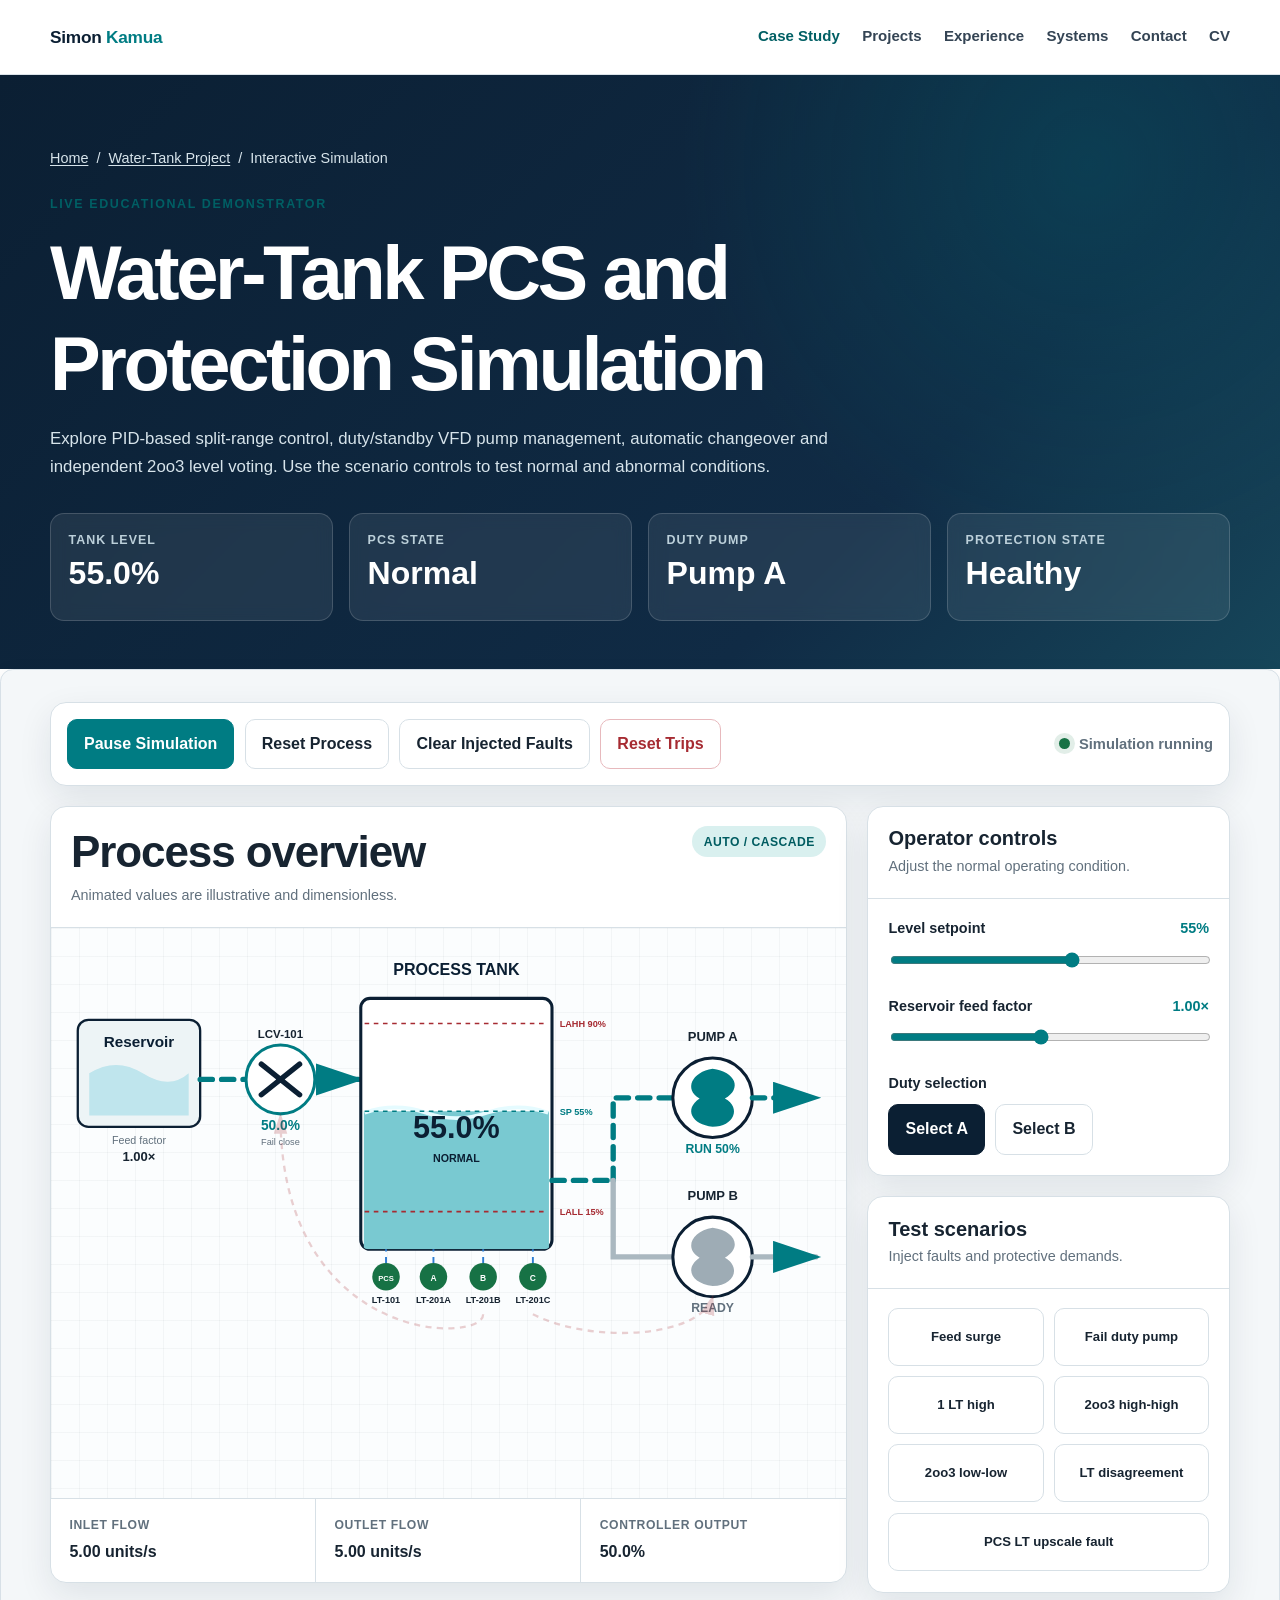
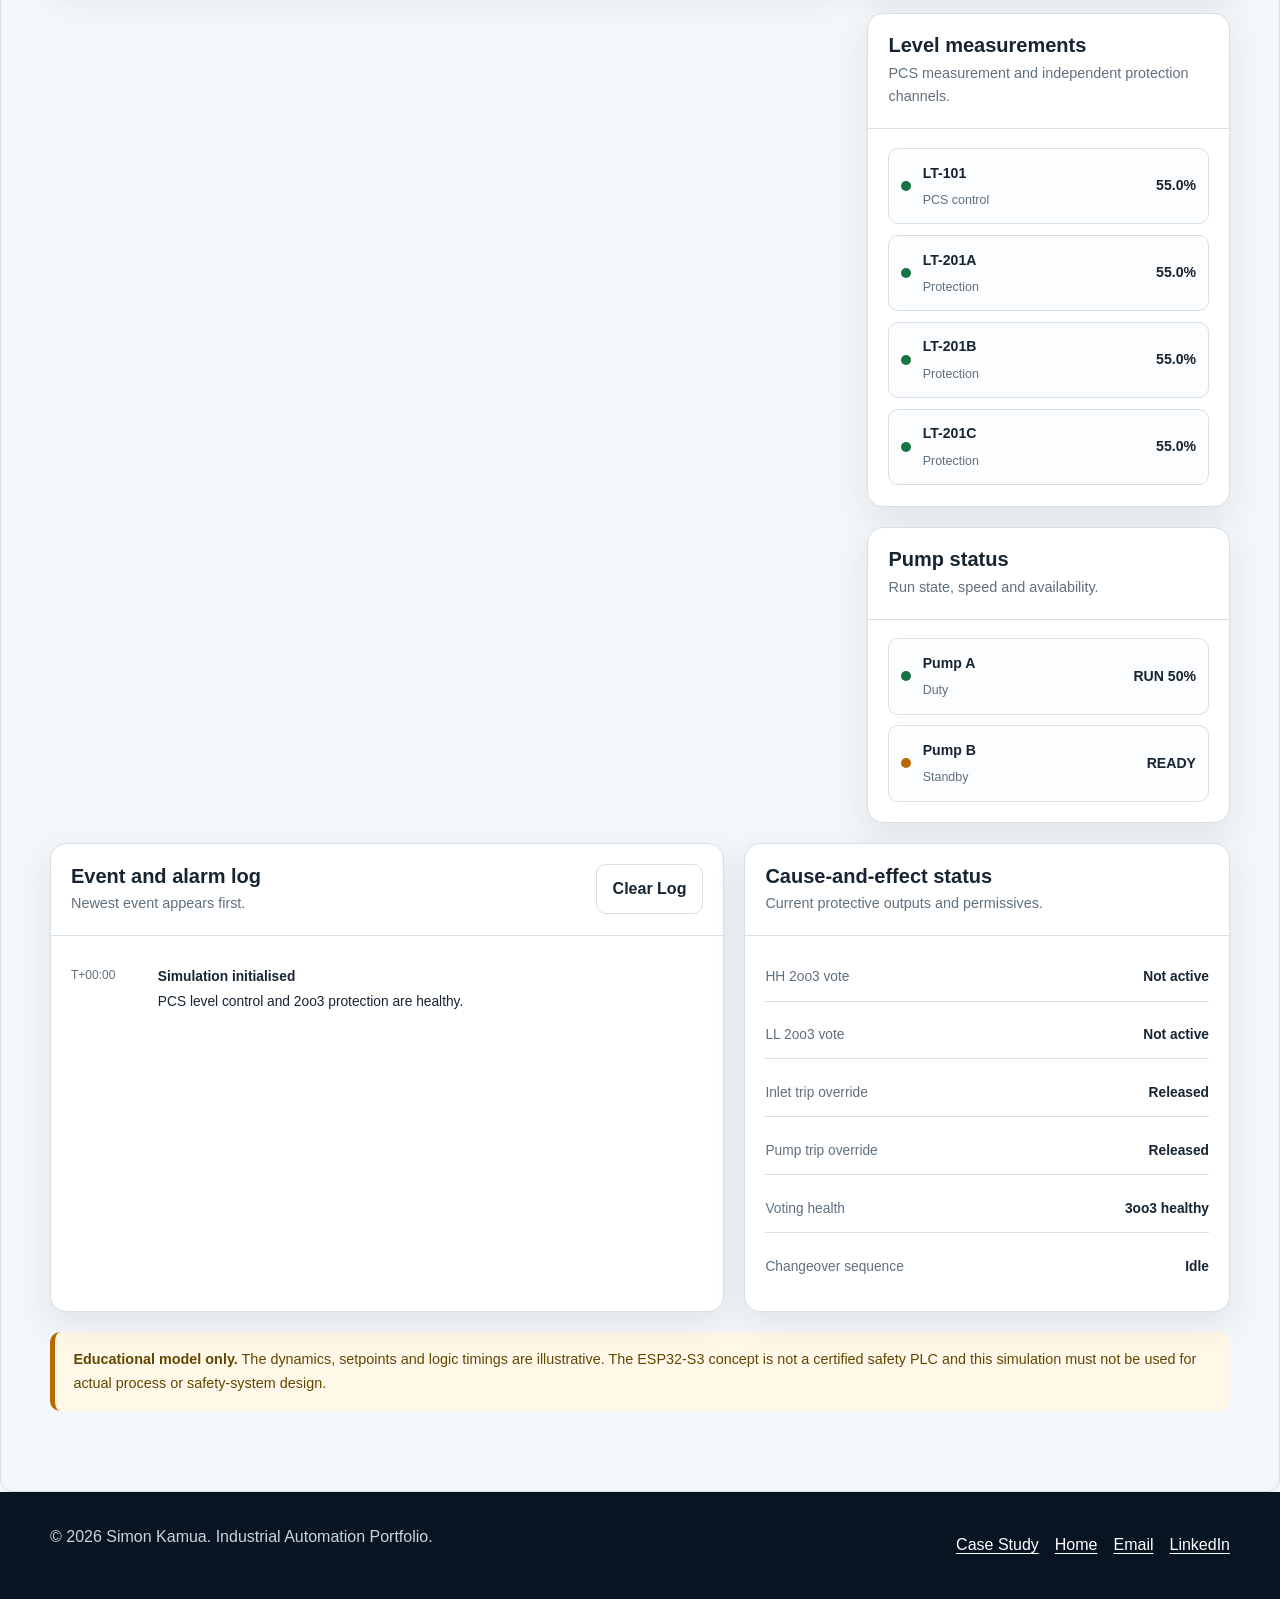
<file: projects/water-tank/simulation.html>
<!DOCTYPE html>
<html lang="en">
<head>
  <meta charset="UTF-8">
  <meta name="viewport" content="width=device-width, initial-scale=1.0">

  <title>Interactive Water-Tank Simulation | Simon Kamua</title>
  <meta
    name="description"
    content="Interactive educational simulation of water-tank level control, duty/standby VFD pumps and 2oo3 level protection."
  >
  <meta name="author" content="Simon Kamua">
  <meta name="theme-color" content="#0b1f33">

  <link rel="canonical" href="https://simonkamua.github.io/projects/water-tank/simulation.html">
  <link rel="stylesheet" href="../../assets/css/styles.css">

  <style>
    :root {
      --sim-navy: #0b1f33;
      --sim-navy-2: #122d48;
      --sim-teal: #007c83;
      --sim-teal-light: #d9f0ef;
      --sim-blue: #2d7dd2;
      --sim-red: #a62b32;
      --sim-amber: #b86900;
      --sim-green: #177245;
      --sim-ink: #172431;
      --sim-muted: #61707d;
      --sim-line: #d7e0e6;
      --sim-soft: #f4f7f9;
      --sim-white: #ffffff;
      --sim-radius: 16px;
      --sim-shadow: 0 12px 34px rgba(11, 31, 51, 0.09);
    }

    * {
      box-sizing: border-box;
    }

    button,
    input {
      font: inherit;
    }

    .sim-hero {
      background:
        radial-gradient(circle at 85% 15%, rgba(0, 124, 131, 0.24), transparent 34%),
        linear-gradient(135deg, var(--sim-navy), #102b45 70%, #16465a);
      color: var(--sim-white);
      padding: 4.5rem 0 3rem;
    }

    .sim-hero .breadcrumb,
    .sim-hero .breadcrumb a,
    .sim-hero p {
      color: #d7e4eb;
    }

    .sim-hero h1 {
      color: var(--sim-white);
      max-width: 860px;
      margin-bottom: 1rem;
    }

    .sim-hero p {
      max-width: 850px;
      font-size: 1.05rem;
    }

    .sim-status-strip {
      display: grid;
      grid-template-columns: repeat(4, minmax(0, 1fr));
      gap: 1rem;
      margin-top: 2rem;
    }

    .sim-status-card {
      min-height: 108px;
      padding: 1rem 1.1rem;
      border: 1px solid rgba(255, 255, 255, 0.16);
      border-radius: 14px;
      background: rgba(255, 255, 255, 0.08);
      backdrop-filter: blur(8px);
    }

    .sim-status-card span {
      display: block;
      margin-bottom: 0.35rem;
      color: #bcd0da;
      font-size: 0.78rem;
      font-weight: 700;
      letter-spacing: 0.08em;
      text-transform: uppercase;
    }

    .sim-status-card strong {
      display: block;
      color: var(--sim-white);
      font-size: clamp(1.35rem, 3vw, 2rem);
      line-height: 1.1;
    }

    .simulation-shell {
      padding: 2rem 0 5rem;
      background: var(--sim-soft);
    }

    .sim-toolbar,
    .sim-panel,
    .process-panel {
      border: 1px solid var(--sim-line);
      border-radius: var(--sim-radius);
      background: var(--sim-white);
      box-shadow: var(--sim-shadow);
    }

    .sim-toolbar {
      display: flex;
      align-items: center;
      justify-content: space-between;
      gap: 1rem;
      margin-bottom: 1.25rem;
      padding: 1rem;
    }

    .sim-toolbar-group {
      display: flex;
      flex-wrap: wrap;
      gap: 0.65rem;
    }

    .sim-button {
      min-height: 44px;
      padding: 0.68rem 1rem;
      border: 1px solid var(--sim-line);
      border-radius: 10px;
      background: var(--sim-white);
      color: var(--sim-ink);
      cursor: pointer;
      font-weight: 750;
      transition: transform 140ms ease, box-shadow 140ms ease, border-color 140ms ease;
    }

    .sim-button:hover {
      transform: translateY(-1px);
      border-color: #9fb2bd;
      box-shadow: 0 7px 18px rgba(11, 31, 51, 0.1);
    }

    .sim-button:focus-visible,
    input:focus-visible {
      outline: 3px solid rgba(45, 125, 210, 0.32);
      outline-offset: 2px;
    }

    .sim-button-primary {
      border-color: var(--sim-teal);
      background: var(--sim-teal);
      color: var(--sim-white);
    }

    .sim-button-dark {
      border-color: var(--sim-navy);
      background: var(--sim-navy);
      color: var(--sim-white);
    }

    .sim-button-danger {
      border-color: #e7b9bd;
      color: var(--sim-red);
    }

    .sim-running-indicator {
      display: inline-flex;
      align-items: center;
      gap: 0.55rem;
      color: var(--sim-muted);
      font-size: 0.92rem;
      font-weight: 700;
    }

    .sim-running-dot {
      width: 11px;
      height: 11px;
      border-radius: 50%;
      background: var(--sim-green);
      box-shadow: 0 0 0 5px rgba(23, 114, 69, 0.12);
    }

    .sim-running-dot.paused {
      background: var(--sim-amber);
      box-shadow: 0 0 0 5px rgba(184, 105, 0, 0.13);
    }

    .sim-layout {
      display: grid;
      grid-template-columns: minmax(0, 1.65fr) minmax(310px, 0.75fr);
      gap: 1.25rem;
      align-items: start;
    }

    .process-panel {
      overflow: hidden;
    }

    .panel-heading {
      display: flex;
      align-items: flex-start;
      justify-content: space-between;
      gap: 1rem;
      padding: 1.2rem 1.25rem;
      border-bottom: 1px solid var(--sim-line);
    }

    .panel-heading h2,
    .panel-heading h3 {
      margin: 0;
      color: var(--sim-ink);
    }

    .panel-heading p {
      margin: 0.3rem 0 0;
      color: var(--sim-muted);
      font-size: 0.9rem;
    }

    .mode-pill,
    .state-pill {
      display: inline-flex;
      align-items: center;
      justify-content: center;
      min-height: 31px;
      padding: 0.32rem 0.72rem;
      border-radius: 999px;
      background: var(--sim-teal-light);
      color: #005c61;
      font-size: 0.76rem;
      font-weight: 800;
      letter-spacing: 0.04em;
      text-align: center;
      text-transform: uppercase;
      white-space: nowrap;
    }

    .state-pill.warning {
      background: #fff2cf;
      color: #805000;
    }

    .state-pill.trip {
      background: #f8dfe1;
      color: #85252b;
    }

    .process-stage {
      position: relative;
      min-height: 570px;
      overflow: hidden;
      background:
        linear-gradient(rgba(11, 31, 51, 0.035) 1px, transparent 1px),
        linear-gradient(90deg, rgba(11, 31, 51, 0.035) 1px, transparent 1px),
        #fbfdfe;
      background-size: 28px 28px;
    }

    .process-svg {
      display: block;
      width: 100%;
      min-width: 760px;
      height: auto;
    }

    .flow-line {
      stroke: var(--sim-teal);
      stroke-width: 7;
      fill: none;
      stroke-linecap: round;
    }

    .flow-line.active {
      stroke-dasharray: 16 12;
      animation: flow 1.1s linear infinite;
    }

    .flow-line.stopped {
      stroke: #aab8c0;
    }

    .signal-line {
      stroke: var(--sim-blue);
      stroke-width: 2.5;
      stroke-dasharray: 8 7;
      fill: none;
    }

    .trip-line {
      stroke: var(--sim-red);
      stroke-width: 3;
      stroke-dasharray: 8 7;
      fill: none;
      opacity: 0.22;
    }

    .trip-line.active {
      opacity: 1;
      animation: tripPulse 0.8s ease-in-out infinite alternate;
    }

    .tank-water {
      transition: y 450ms linear, height 450ms linear, fill 250ms ease;
    }

    .pump-impeller {
      transform-box: fill-box;
      transform-origin: center;
    }

    .pump-impeller.running {
      animation: spin 1.15s linear infinite;
    }

    .pump-impeller.failed {
      fill: var(--sim-red);
    }

    .valve-disc {
      transform-box: fill-box;
      transform-origin: center;
      transition: transform 250ms ease;
    }

    .sensor-lamp {
      transition: fill 180ms ease;
    }

    .process-note {
      display: grid;
      grid-template-columns: repeat(3, minmax(0, 1fr));
      gap: 0;
      border-top: 1px solid var(--sim-line);
    }

    .process-note > div {
      padding: 1rem 1.15rem;
      border-right: 1px solid var(--sim-line);
    }

    .process-note > div:last-child {
      border-right: 0;
    }

    .process-note span {
      display: block;
      color: var(--sim-muted);
      font-size: 0.76rem;
      font-weight: 750;
      letter-spacing: 0.05em;
      text-transform: uppercase;
    }

    .process-note strong {
      display: block;
      margin-top: 0.3rem;
      color: var(--sim-ink);
      font-size: 1rem;
    }

    .sim-sidebar {
      display: grid;
      gap: 1.25rem;
    }

    .sim-panel {
      overflow: hidden;
    }

    .panel-content {
      padding: 1.15rem 1.25rem 1.3rem;
    }

    .control-field + .control-field {
      margin-top: 1.15rem;
    }

    .control-label {
      display: flex;
      justify-content: space-between;
      gap: 1rem;
      margin-bottom: 0.55rem;
      color: var(--sim-ink);
      font-size: 0.9rem;
      font-weight: 750;
    }

    .control-label output {
      color: var(--sim-teal);
      font-variant-numeric: tabular-nums;
    }

    input[type="range"] {
      width: 100%;
      accent-color: var(--sim-teal);
      cursor: pointer;
    }

    .scenario-grid {
      display: grid;
      grid-template-columns: repeat(2, minmax(0, 1fr));
      gap: 0.65rem;
    }

    .scenario-grid .sim-button {
      min-height: 58px;
      padding: 0.55rem;
      font-size: 0.82rem;
      line-height: 1.25;
    }

    .scenario-grid .wide {
      grid-column: 1 / -1;
    }

    .sensor-list,
    .pump-list,
    .alarm-list {
      display: grid;
      gap: 0.65rem;
    }

    .sensor-row,
    .pump-row {
      display: grid;
      grid-template-columns: auto 1fr auto;
      align-items: center;
      gap: 0.7rem;
      padding: 0.68rem 0.75rem;
      border: 1px solid var(--sim-line);
      border-radius: 10px;
      background: #fbfdfe;
    }

    .status-dot {
      width: 10px;
      height: 10px;
      border-radius: 50%;
      background: var(--sim-green);
    }

    .status-dot.warning {
      background: var(--sim-amber);
    }

    .status-dot.trip {
      background: var(--sim-red);
    }

    .sensor-row strong,
    .pump-row strong {
      color: var(--sim-ink);
      font-size: 0.88rem;
    }

    .sensor-row span,
    .pump-row span {
      color: var(--sim-muted);
      font-size: 0.78rem;
    }

    .sensor-row output,
    .pump-row output {
      color: var(--sim-ink);
      font-size: 0.88rem;
      font-weight: 800;
      font-variant-numeric: tabular-nums;
    }

    .alarm-banner {
      display: none;
      align-items: center;
      justify-content: space-between;
      gap: 1rem;
      margin-bottom: 1.25rem;
      padding: 1rem 1.15rem;
      border: 1px solid #e9b8bd;
      border-radius: 12px;
      background: #fff0f1;
      color: #792127;
      font-weight: 800;
      box-shadow: 0 9px 24px rgba(166, 43, 50, 0.09);
    }

    .alarm-banner.visible {
      display: flex;
    }

    .alarm-layout {
      display: grid;
      grid-template-columns: minmax(0, 1fr) minmax(300px, 0.72fr);
      gap: 1.25rem;
      margin-top: 1.25rem;
    }

    .alarm-list {
      max-height: 310px;
      overflow: auto;
    }

    .alarm-item {
      display: grid;
      grid-template-columns: 74px 1fr;
      gap: 0.8rem;
      padding: 0.72rem 0;
      border-bottom: 1px solid var(--sim-line);
    }

    .alarm-item:last-child {
      border-bottom: 0;
    }

    .alarm-time {
      color: var(--sim-muted);
      font-size: 0.75rem;
      font-variant-numeric: tabular-nums;
    }

    .alarm-message {
      color: var(--sim-ink);
      font-size: 0.86rem;
    }

    .alarm-message strong {
      display: block;
      margin-bottom: 0.1rem;
    }

    .cause-grid {
      display: grid;
      gap: 0.7rem;
    }

    .cause-row {
      display: flex;
      justify-content: space-between;
      gap: 1rem;
      padding: 0.72rem 0;
      border-bottom: 1px solid var(--sim-line);
      color: var(--sim-muted);
      font-size: 0.86rem;
    }

    .cause-row:last-child {
      border-bottom: 0;
    }

    .cause-row strong {
      color: var(--sim-ink);
      text-align: right;
    }

    .sim-disclaimer {
      margin-top: 1.25rem;
      padding: 1rem 1.15rem;
      border-left: 5px solid var(--sim-amber);
      border-radius: 10px;
      background: #fff8e9;
      color: #634700;
      font-size: 0.9rem;
    }

    @keyframes flow {
      to { stroke-dashoffset: -28; }
    }

    @keyframes spin {
      to { transform: rotate(360deg); }
    }

    @keyframes tripPulse {
      from { opacity: 0.45; }
      to { opacity: 1; }
    }

    @media (prefers-reduced-motion: reduce) {
      *,
      *::before,
      *::after {
        scroll-behavior: auto !important;
        animation-duration: 0.001ms !important;
        animation-iteration-count: 1 !important;
        transition-duration: 0.001ms !important;
      }
    }

    @media (max-width: 980px) {
      .sim-layout,
      .alarm-layout {
        grid-template-columns: 1fr;
      }

      .sim-status-strip {
        grid-template-columns: repeat(2, minmax(0, 1fr));
      }

      .process-stage {
        overflow-x: auto;
      }
    }

    @media (max-width: 650px) {
      .sim-hero {
        padding-top: 3rem;
      }

      .sim-status-strip,
      .process-note {
        grid-template-columns: 1fr;
      }

      .process-note > div {
        border-right: 0;
        border-bottom: 1px solid var(--sim-line);
      }

      .process-note > div:last-child {
        border-bottom: 0;
      }

      .sim-toolbar,
      .panel-heading {
        align-items: stretch;
        flex-direction: column;
      }

      .sim-toolbar-group {
        display: grid;
        grid-template-columns: 1fr 1fr;
        width: 100%;
      }

      .scenario-grid {
        grid-template-columns: 1fr;
      }

      .scenario-grid .wide {
        grid-column: auto;
      }

      .site-nav.open {
        display: flex;
      }
    }
  </style>
</head>

<body>
  <a class="skip-link" href="#main-content">Skip to main content</a>

  <header class="site-header">
    <div class="container navbar">
      <a class="brand" href="../../index.html" aria-label="Simon Kamua homepage">
        Simon <span>Kamua</span>
      </a>

      <button
        class="nav-toggle"
        type="button"
        aria-expanded="false"
        aria-controls="site-navigation"
        aria-label="Open navigation menu"
      >
        Menu
      </button>

      <nav class="site-nav" id="site-navigation" aria-label="Main navigation">
        <a class="active" href="index.html" aria-current="page">Case Study</a>
        <a href="../../index.html#projects">Projects</a>
        <a href="../../index.html#experience">Experience</a>
        <a href="../../index.html#systems">Systems</a>
        <a href="../../index.html#contact">Contact</a>
        <a href="../../cv/Simon_Kamua_PLC_SIS_CV_2026.pdf">CV</a>
      </nav>
    </div>
  </header>

  <main id="main-content">
    <section class="sim-hero">
      <div class="container">
        <div class="breadcrumb">
          <a href="../../index.html">Home</a>
          &nbsp;/&nbsp;
          <a href="index.html">Water-Tank Project</a>
          &nbsp;/&nbsp;
          Interactive Simulation
        </div>

        <span class="eyebrow">Live educational demonstrator</span>
        <h1>Water-Tank PCS and Protection Simulation</h1>

        <p>
          Explore PID-based split-range control, duty/standby VFD pump
          management, automatic changeover and independent 2oo3 level voting.
          Use the scenario controls to test normal and abnormal conditions.
        </p>

        <div class="sim-status-strip" role="group" aria-label="Live simulation status">
          <div class="sim-status-card">
            <span>Tank level</span>
            <strong id="hero-level">55.0%</strong>
          </div>
          <div class="sim-status-card">
            <span>PCS state</span>
            <strong id="hero-pcs-state">Normal</strong>
          </div>
          <div class="sim-status-card">
            <span>Duty pump</span>
            <strong id="hero-duty-pump">Pump A</strong>
          </div>
          <div class="sim-status-card">
            <span>Protection state</span>
            <strong id="hero-protection">Healthy</strong>
          </div>
        </div>
      </div>
    </section>

    <section class="simulation-shell" aria-label="Interactive process simulation">
      <div class="container">
        <div id="trip-banner" class="alarm-banner" role="alert" aria-live="assertive">
          <span id="trip-banner-text">Protection trip active</span>
          <span class="state-pill trip">Latched</span>
        </div>

        <div class="sim-toolbar">
          <div class="sim-toolbar-group">
            <button id="run-toggle" class="sim-button sim-button-primary" type="button">
              Pause Simulation
            </button>
            <button id="reset-process" class="sim-button" type="button">
              Reset Process
            </button>
            <button id="clear-faults" class="sim-button" type="button">
              Clear Injected Faults
            </button>
            <button id="reset-trips" class="sim-button sim-button-danger" type="button">
              Reset Trips
            </button>
          </div>

          <div class="sim-running-indicator" aria-live="polite">
            <span id="run-dot" class="sim-running-dot"></span>
            <span id="run-status">Simulation running</span>
          </div>
        </div>

        <div class="sim-layout">
          <section class="process-panel" aria-labelledby="process-heading">
            <div class="panel-heading">
              <div>
                <h2 id="process-heading">Process overview</h2>
                <p>Animated values are illustrative and dimensionless.</p>
              </div>
              <span id="process-mode" class="mode-pill">Auto / Cascade</span>
            </div>

            <div class="process-stage">
              <svg
                class="process-svg"
                viewBox="0 0 1040 570"
                role="img"
                aria-labelledby="sim-diagram-title sim-diagram-desc"
              >
                <title id="sim-diagram-title">Animated water-tank control process</title>
                <desc id="sim-diagram-desc">
                  A feed reservoir supplies a process tank through a fail-close
                  control valve. Two variable-speed pumps discharge the tank.
                  One PCS transmitter and three protection transmitters measure
                  tank level.
                </desc>

                <defs>
                  <clipPath id="tank-clip">
                    <rect x="405" y="92" width="250" height="328" rx="10"></rect>
                  </clipPath>
                  <marker id="flow-arrow" markerWidth="10" markerHeight="10" refX="8" refY="3" orient="auto">
                    <path d="M0,0 L0,6 L9,3 z" fill="#007c83"></path>
                  </marker>
                  <marker id="trip-arrow" markerWidth="10" markerHeight="10" refX="8" refY="3" orient="auto">
                    <path d="M0,0 L0,6 L9,3 z" fill="#a62b32"></path>
                  </marker>
                </defs>

                <!-- Reservoir and inlet -->
                <rect x="35" y="120" width="160" height="140" rx="14" fill="#edf4f6" stroke="#0b1f33" stroke-width="3"></rect>
                <path d="M50 190 Q85 168 120 190 T180 190 L180 245 L50 245 Z" fill="#bfe5ed"></path>
                <text x="115" y="155" text-anchor="middle" fill="#0b1f33" font-size="20" font-weight="700">Reservoir</text>
                <text x="115" y="282" text-anchor="middle" fill="#61707d" font-size="14">Feed factor</text>
                <text id="svg-feed" x="115" y="304" text-anchor="middle" fill="#172431" font-size="17" font-weight="800">1.00×</text>

                <path id="inlet-flow" class="flow-line active" d="M195 198 H402" marker-end="url(#flow-arrow)"></path>

                <!-- Valve -->
                <circle cx="300" cy="198" r="45" fill="#ffffff" stroke="#007c83" stroke-width="4"></circle>
                <g id="valve-disc" class="valve-disc">
                  <path d="M275 178 L325 218 M325 178 L275 218" stroke="#0b1f33" stroke-width="7" stroke-linecap="round"></path>
                </g>
                <text x="300" y="144" text-anchor="middle" fill="#172431" font-size="15" font-weight="800">LCV-101</text>
                <text id="svg-valve" x="300" y="264" text-anchor="middle" fill="#007c83" font-size="18" font-weight="800">50.0%</text>
                <text x="300" y="284" text-anchor="middle" fill="#61707d" font-size="12">Fail close</text>

                <!-- Tank -->
                <rect x="405" y="92" width="250" height="328" rx="12" fill="#ffffff" stroke="#0b1f33" stroke-width="4"></rect>
                <rect id="tank-water" class="tank-water" x="409" y="238" width="242" height="178" fill="#79c9d1" clip-path="url(#tank-clip)"></rect>
                <path id="water-wave" d="M410 239 Q450 225 490 239 T570 239 T650 239" fill="none" stroke="#e5fbff" stroke-width="5" clip-path="url(#tank-clip)"></path>
                <text x="530" y="62" text-anchor="middle" fill="#0b1f33" font-size="21" font-weight="800">PROCESS TANK</text>
                <text id="svg-level" x="530" y="275" text-anchor="middle" fill="#0b1f33" font-size="40" font-weight="850">55.0%</text>
                <text id="svg-level-state" x="530" y="306" text-anchor="middle" fill="#0b1f33" font-size="14" font-weight="700">NORMAL</text>

                <!-- Setpoint and alarm markers -->
                <line x1="410" y1="124.8" x2="650" y2="124.8" stroke="#a62b32" stroke-width="2" stroke-dasharray="6 6"></line>
                <text x="665" y="129" fill="#a62b32" font-size="12" font-weight="700">LAHH 90%</text>
                <line x1="410" y1="239.6" x2="650" y2="239.6" stroke="#007c83" stroke-width="2" stroke-dasharray="6 6"></line>
                <text x="665" y="244" fill="#007c83" font-size="12" font-weight="700">SP 55%</text>
                <line x1="410" y1="370.8" x2="650" y2="370.8" stroke="#a62b32" stroke-width="2" stroke-dasharray="6 6"></line>
                <text x="665" y="375" fill="#a62b32" font-size="12" font-weight="700">LALL 15%</text>

                <!-- Transmitters -->
                <g>
                  <circle id="lt101-lamp" class="sensor-lamp" cx="438" cy="456" r="18" fill="#177245"></circle>
                  <text x="438" y="461" text-anchor="middle" fill="#ffffff" font-size="10" font-weight="800">PCS</text>
                  <text x="438" y="490" text-anchor="middle" fill="#172431" font-size="12" font-weight="700">LT-101</text>
                </g>
                <g>
                  <circle id="lta-lamp" class="sensor-lamp" cx="500" cy="456" r="18" fill="#177245"></circle>
                  <text x="500" y="461" text-anchor="middle" fill="#ffffff" font-size="11" font-weight="800">A</text>
                  <text x="500" y="490" text-anchor="middle" fill="#172431" font-size="12" font-weight="700">LT-201A</text>
                </g>
                <g>
                  <circle id="ltb-lamp" class="sensor-lamp" cx="565" cy="456" r="18" fill="#177245"></circle>
                  <text x="565" y="461" text-anchor="middle" fill="#ffffff" font-size="11" font-weight="800">B</text>
                  <text x="565" y="490" text-anchor="middle" fill="#172431" font-size="12" font-weight="700">LT-201B</text>
                </g>
                <g>
                  <circle id="ltc-lamp" class="sensor-lamp" cx="630" cy="456" r="18" fill="#177245"></circle>
                  <text x="630" y="461" text-anchor="middle" fill="#ffffff" font-size="11" font-weight="800">C</text>
                  <text x="630" y="490" text-anchor="middle" fill="#172431" font-size="12" font-weight="700">LT-201C</text>
                </g>

                <path class="signal-line" d="M438 438 L438 420"></path>
                <path class="signal-line" d="M500 438 L500 420"></path>
                <path class="signal-line" d="M565 438 L565 420"></path>
                <path class="signal-line" d="M630 438 L630 420"></path>

                <!-- Outlet header -->
                <path id="outlet-header" class="flow-line active" d="M655 330 H735"></path>
                <path id="pump-a-flow" class="flow-line active" d="M735 330 V222 H812"></path>
                <path id="pump-b-flow" class="flow-line stopped" d="M735 330 V430 H812"></path>

                <!-- Pump A -->
                <circle cx="865" cy="222" r="52" fill="#ffffff" stroke="#0b1f33" stroke-width="4"></circle>
                <g id="pump-a-impeller" class="pump-impeller running">
                  <path d="M865 184 C895 188 904 210 881 223 C903 235 893 260 865 260 C838 257 827 237 848 223 C827 211 838 188 865 184Z" fill="#007c83"></path>
                </g>
                <path id="pump-a-out" class="flow-line active" d="M917 222 H1000" marker-end="url(#flow-arrow)"></path>
                <text x="865" y="148" text-anchor="middle" fill="#172431" font-size="17" font-weight="800">PUMP A</text>
                <text id="svg-pump-a" x="865" y="294" text-anchor="middle" fill="#007c83" font-size="16" font-weight="800">RUN 50%</text>

                <!-- Pump B -->
                <circle cx="865" cy="430" r="52" fill="#ffffff" stroke="#0b1f33" stroke-width="4"></circle>
                <g id="pump-b-impeller" class="pump-impeller">
                  <path d="M865 392 C895 396 904 418 881 431 C903 443 893 468 865 468 C838 465 827 445 848 431 C827 419 838 396 865 392Z" fill="#9eacb5"></path>
                </g>
                <path id="pump-b-out" class="flow-line stopped" d="M917 430 H1000" marker-end="url(#flow-arrow)"></path>
                <text x="865" y="356" text-anchor="middle" fill="#172431" font-size="17" font-weight="800">PUMP B</text>
                <text id="svg-pump-b" x="865" y="502" text-anchor="middle" fill="#61707d" font-size="16" font-weight="800">STANDBY</text>

                <!-- Conceptual trip paths -->
                <path id="hh-trip-line" class="trip-line" d="M565 505 C565 545 300 545 300 245" marker-end="url(#trip-arrow)"></path>
                <path id="ll-trip-line" class="trip-line" d="M630 505 C710 545 850 535 865 482" marker-end="url(#trip-arrow)"></path>
              </svg>
            </div>

            <div class="process-note">
              <div>
                <span>Inlet flow</span>
                <strong id="inlet-flow-value">5.00 units/s</strong>
              </div>
              <div>
                <span>Outlet flow</span>
                <strong id="outlet-flow-value">5.00 units/s</strong>
              </div>
              <div>
                <span>Controller output</span>
                <strong id="controller-output-value">50.0%</strong>
              </div>
            </div>
          </section>

          <aside class="sim-sidebar" aria-label="Simulation controls and diagnostics">
            <section class="sim-panel" aria-labelledby="controls-heading">
              <div class="panel-heading">
                <div>
                  <h3 id="controls-heading">Operator controls</h3>
                  <p>Adjust the normal operating condition.</p>
                </div>
              </div>

              <div class="panel-content">
                <div class="control-field">
                  <div class="control-label">
                    <label for="level-setpoint">Level setpoint</label>
                    <output id="setpoint-output" for="level-setpoint">55%</output>
                  </div>
                  <input id="level-setpoint" type="range" min="35" max="70" value="55" step="1">
                </div>

                <div class="control-field">
                  <div class="control-label">
                    <label for="feed-factor">Reservoir feed factor</label>
                    <output id="feed-output" for="feed-factor">1.00×</output>
                  </div>
                  <input id="feed-factor" type="range" min="0.3" max="1.8" value="1" step="0.05">
                </div>

                <div class="control-field">
                  <span class="control-label">Duty selection</span>
                  <div class="sim-toolbar-group">
                    <button id="select-pump-a" class="sim-button sim-button-dark" type="button">Select A</button>
                    <button id="select-pump-b" class="sim-button" type="button">Select B</button>
                  </div>
                </div>
              </div>
            </section>

            <section class="sim-panel" aria-labelledby="scenarios-heading">
              <div class="panel-heading">
                <div>
                  <h3 id="scenarios-heading">Test scenarios</h3>
                  <p>Inject faults and protective demands.</p>
                </div>
              </div>

              <div class="panel-content">
                <div class="scenario-grid">
                  <button class="sim-button" type="button" data-scenario="surge">Feed surge</button>
                  <button class="sim-button" type="button" data-scenario="pump-fail">Fail duty pump</button>
                  <button class="sim-button" type="button" data-scenario="one-high">1 LT high</button>
                  <button class="sim-button" type="button" data-scenario="two-high">2oo3 high-high</button>
                  <button class="sim-button" type="button" data-scenario="two-low">2oo3 low-low</button>
                  <button class="sim-button" type="button" data-scenario="disagree">LT disagreement</button>
                  <button class="sim-button wide" type="button" data-scenario="pcs-fault">PCS LT upscale fault</button>
                </div>
              </div>
            </section>

            <section class="sim-panel" aria-labelledby="sensors-heading">
              <div class="panel-heading">
                <div>
                  <h3 id="sensors-heading">Level measurements</h3>
                  <p>PCS measurement and independent protection channels.</p>
                </div>
              </div>

              <div class="panel-content sensor-list">
                <div class="sensor-row">
                  <span id="pcs-sensor-dot" class="status-dot"></span>
                  <div><strong>LT-101</strong><br><span>PCS control</span></div>
                  <output id="sensor-pcs">55.0%</output>
                </div>
                <div class="sensor-row">
                  <span id="sensor-a-dot" class="status-dot"></span>
                  <div><strong>LT-201A</strong><br><span>Protection</span></div>
                  <output id="sensor-a">55.0%</output>
                </div>
                <div class="sensor-row">
                  <span id="sensor-b-dot" class="status-dot"></span>
                  <div><strong>LT-201B</strong><br><span>Protection</span></div>
                  <output id="sensor-b">55.0%</output>
                </div>
                <div class="sensor-row">
                  <span id="sensor-c-dot" class="status-dot"></span>
                  <div><strong>LT-201C</strong><br><span>Protection</span></div>
                  <output id="sensor-c">55.0%</output>
                </div>
              </div>
            </section>

            <section class="sim-panel" aria-labelledby="pumps-heading">
              <div class="panel-heading">
                <div>
                  <h3 id="pumps-heading">Pump status</h3>
                  <p>Run state, speed and availability.</p>
                </div>
              </div>

              <div class="panel-content pump-list">
                <div class="pump-row">
                  <span id="pump-a-dot" class="status-dot"></span>
                  <div><strong>Pump A</strong><br><span id="pump-a-role">Duty</span></div>
                  <output id="pump-a-status">RUN 50%</output>
                </div>
                <div class="pump-row">
                  <span id="pump-b-dot" class="status-dot"></span>
                  <div><strong>Pump B</strong><br><span id="pump-b-role">Standby</span></div>
                  <output id="pump-b-status">READY</output>
                </div>
              </div>
            </section>
          </aside>
        </div>

        <div class="alarm-layout">
          <section class="sim-panel" aria-labelledby="events-heading">
            <div class="panel-heading">
              <div>
                <h3 id="events-heading">Event and alarm log</h3>
                <p>Newest event appears first.</p>
              </div>
              <button id="clear-log" class="sim-button" type="button">Clear Log</button>
            </div>
            <div id="alarm-list" class="panel-content alarm-list" aria-live="polite"></div>
          </section>

          <section class="sim-panel" aria-labelledby="causes-heading">
            <div class="panel-heading">
              <div>
                <h3 id="causes-heading">Cause-and-effect status</h3>
                <p>Current protective outputs and permissives.</p>
              </div>
            </div>
            <div class="panel-content cause-grid">
              <div class="cause-row"><span>HH 2oo3 vote</span><strong id="cause-hh">Not active</strong></div>
              <div class="cause-row"><span>LL 2oo3 vote</span><strong id="cause-ll">Not active</strong></div>
              <div class="cause-row"><span>Inlet trip override</span><strong id="cause-inlet">Released</strong></div>
              <div class="cause-row"><span>Pump trip override</span><strong id="cause-pumps">Released</strong></div>
              <div class="cause-row"><span>Voting health</span><strong id="cause-voting">3oo3 healthy</strong></div>
              <div class="cause-row"><span>Changeover sequence</span><strong id="cause-changeover">Idle</strong></div>
            </div>
          </section>
        </div>

        <div class="sim-disclaimer">
          <strong>Educational model only.</strong> The dynamics, setpoints and
          logic timings are illustrative. The ESP32-S3 concept is not a
          certified safety PLC and this simulation must not be used for actual
          process or safety-system design.
        </div>
      </div>
    </section>
  </main>

  <footer class="site-footer">
    <div class="container footer-row">
      <p>&copy; <span id="current-year">2026</span> Simon Kamua. Industrial Automation Portfolio.</p>
      <div class="footer-links">
        <a href="index.html">Case Study</a>
        <a href="../../index.html">Home</a>
        <a href="mailto:kamuasimeon@gmail.com">Email</a>
        <a href="https://www.linkedin.com/in/simon-kamua-145562236" target="_blank" rel="noopener noreferrer">LinkedIn</a>
      </div>
    </div>
  </footer>

  <script>
    (() => {
      "use strict";

      const LIMITS = {
        highAlarm: 80,
        highHigh: 90,
        highHighReset: 85,
        lowAlarm: 25,
        lowLow: 15,
        lowLowReset: 20,
        disagreement: 8,
        pumpMinimum: 20
      };

      const state = {
        running: true,
        level: 55,
        setpoint: 55,
        feedFactor: 1,
        controllerOutput: 50,
        integral: 0,
        valvePosition: 50,
        inletFlow: 5,
        outletFlow: 5,
        duty: "A",
        selectedDuty: "A",
        changeover: null,
        changeoverReason: "",
        sequenceTimer: 0,
        hhTrip: false,
        llTrip: false,
        highAlarm: false,
        lowAlarm: false,
        disagreement: false,
        firstOut: "None",
        scenarioTimer: 0,
        previousFeedFactor: 1,
        pcsFault: false,
        sensors: [
          { name: "LT-201A", mode: "normal", value: 55 },
          { name: "LT-201B", mode: "normal", value: 55 },
          { name: "LT-201C", mode: "normal", value: 55 }
        ],
        pumps: {
          A: { running: true, speed: 50, target: 50, failed: false, available: true },
          B: { running: false, speed: 0, target: 0, failed: false, available: true }
        },
        lastTick: performance.now(),
        elapsed: 0,
        events: []
      };

      const byId = (id) => document.getElementById(id);
      const clamp = (value, min, max) => Math.min(max, Math.max(min, value));
      const moveToward = (current, target, maximumStep) => {
        if (Math.abs(target - current) <= maximumStep) return target;
        return current + Math.sign(target - current) * maximumStep;
      };

      const elements = {
        heroLevel: byId("hero-level"),
        heroPcs: byId("hero-pcs-state"),
        heroDuty: byId("hero-duty-pump"),
        heroProtection: byId("hero-protection"),
        runToggle: byId("run-toggle"),
        runDot: byId("run-dot"),
        runStatus: byId("run-status"),
        levelSetpoint: byId("level-setpoint"),
        setpointOutput: byId("setpoint-output"),
        feedFactor: byId("feed-factor"),
        feedOutput: byId("feed-output"),
        tripBanner: byId("trip-banner"),
        tripBannerText: byId("trip-banner-text"),
        alarmList: byId("alarm-list")
      };

      function formatElapsed(seconds) {
        const minutes = Math.floor(seconds / 60).toString().padStart(2, "0");
        const remainder = Math.floor(seconds % 60).toString().padStart(2, "0");
        return `T+${minutes}:${remainder}`;
      }

      function logEvent(title, detail, severity = "info") {
        const duplicate = state.events[0];
        if (duplicate && duplicate.title === title && duplicate.detail === detail) return;

        state.events.unshift({
          time: formatElapsed(state.elapsed),
          title,
          detail,
          severity
        });
        state.events = state.events.slice(0, 30);
        renderEvents();
      }

      function renderEvents() {
        elements.alarmList.replaceChildren();

        if (!state.events.length) {
          const empty = document.createElement("p");
          empty.className = "alarm-message";
          empty.textContent = "No recorded events.";
          elements.alarmList.appendChild(empty);
          return;
        }

        state.events.forEach((event) => {
          const item = document.createElement("div");
          item.className = "alarm-item";

          const time = document.createElement("span");
          time.className = "alarm-time";
          time.textContent = event.time;

          const message = document.createElement("div");
          message.className = "alarm-message";

          const title = document.createElement("strong");
          title.textContent = event.title;
          title.style.color = event.severity === "trip"
            ? "#a62b32"
            : event.severity === "warning"
              ? "#9a5b00"
              : "#172431";

          const detail = document.createElement("span");
          detail.textContent = event.detail;

          message.append(title, detail);
          item.append(time, message);
          elements.alarmList.appendChild(item);
        });
      }

      function sensorValue(sensor) {
        if (sensor.mode === "high") return 96;
        if (sensor.mode === "low") return 5;
        if (sensor.mode === "offset") return clamp(state.level + 18, 0, 100);
        if (sensor.mode === "invalid") return null;
        return clamp(state.level, 0, 100);
      }

      function updateMeasurements() {
        state.sensors.forEach((sensor) => {
          sensor.value = sensorValue(sensor);
        });

        const valid = state.sensors.filter((sensor) => sensor.value !== null);
        const highVotes = valid.filter((sensor) => sensor.value >= LIMITS.highHigh).length;
        const lowVotes = valid.filter((sensor) => sensor.value <= LIMITS.lowLow).length;
        const values = valid.map((sensor) => sensor.value);
        const spread = values.length > 1 ? Math.max(...values) - Math.min(...values) : 0;
        const newDisagreement = spread > LIMITS.disagreement || valid.length < 3;

        if (newDisagreement && !state.disagreement) {
          logEvent("Protection measurement degraded", "Protection channels disagree or a channel is invalid.", "warning");
        }
        if (!newDisagreement && state.disagreement) {
          logEvent("Protection measurements restored", "All three protection channels agree within tolerance.");
        }
        state.disagreement = newDisagreement;

        if (highVotes >= 2 && !state.hhTrip) {
          state.hhTrip = true;
          state.firstOut = state.firstOut === "None" ? "LAHH 2oo3 vote" : state.firstOut;
          logEvent("High-high protection trip", "Two protection channels voted high. The inlet valve is forced closed.", "trip");
        }

        if (lowVotes >= 2 && !state.llTrip) {
          state.llTrip = true;
          state.firstOut = state.firstOut === "None" ? "LALL 2oo3 vote" : state.firstOut;
          logEvent("Low-low protection trip", "Two protection channels voted low. Both discharge pumps are tripped.", "trip");
        }
      }

      function requestChangeover(target, reason) {
        if (state.changeover || target === state.duty) return;
        const incoming = state.pumps[target];
        if (!incoming.available || incoming.failed || state.llTrip) {
          logEvent("Changeover unavailable", `Pump ${target} cannot accept duty.`, "warning");
          return;
        }

        state.selectedDuty = target;
        state.changeover = "start-incoming";
        state.changeoverReason = reason;
        state.sequenceTimer = 0;
        logEvent("Pump changeover initiated", `${reason}. Pump ${target} is starting.`);
      }

      function updateChangeover(dt) {
        if (!state.changeover) return;

        const outgoingKey = state.duty;
        const incomingKey = outgoingKey === "A" ? "B" : "A";
        const outgoing = state.pumps[outgoingKey];
        const incoming = state.pumps[incomingKey];
        state.sequenceTimer += dt;

        if (incoming.failed || !incoming.available) {
          state.changeover = null;
          outgoing.target = outgoing.failed ? 0 : Math.max(state.controllerOutput, LIMITS.pumpMinimum);
          logEvent("Changeover aborted", `Incoming Pump ${incomingKey} became unavailable.`, "warning");
          return;
        }

        if (state.changeover === "start-incoming") {
          incoming.running = true;
          incoming.target = LIMITS.pumpMinimum;
          if (incoming.speed >= LIMITS.pumpMinimum - 1 || state.sequenceTimer > 3) {
            state.changeover = outgoing.failed ? "transfer-load" : "match-flow";
            state.sequenceTimer = 0;
            logEvent("Incoming pump proven", `Pump ${incomingKey} run feedback is healthy; speed matching started.`);
          }
        } else if (state.changeover === "match-flow") {
          const sharedDemand = Math.max(LIMITS.pumpMinimum, state.controllerOutput / 2);
          incoming.target = sharedDemand;
          outgoing.target = sharedDemand;
          if (Math.abs(incoming.speed - sharedDemand) < 1.5 && state.sequenceTimer > 1.2) {
            state.changeover = "transfer-load";
            state.sequenceTimer = 0;
          }
        } else if (state.changeover === "transfer-load") {
          incoming.target = Math.max(LIMITS.pumpMinimum, state.controllerOutput);
          outgoing.target = outgoing.failed ? 0 : LIMITS.pumpMinimum;
          if (
            Math.abs(incoming.speed - incoming.target) < 1.5 &&
            (outgoing.failed || outgoing.speed <= LIMITS.pumpMinimum + 1.5)
          ) {
            state.changeover = "stop-outgoing";
            state.sequenceTimer = 0;
          }
        } else if (state.changeover === "stop-outgoing") {
          outgoing.target = 0;
          if (outgoing.speed <= 0.5) {
            outgoing.running = false;
            incoming.target = Math.max(LIMITS.pumpMinimum, state.controllerOutput);
            state.duty = incomingKey;
            state.selectedDuty = incomingKey;
            state.changeover = null;
            logEvent("Pump changeover complete", `Pump ${incomingKey} is now duty; Pump ${outgoingKey} is stopped.`);
          }
        }
      }

      function updateControl(dt) {
        const pcsMeasuredLevel = state.pcsFault ? 110 : state.level;

        if (state.pcsFault) {
          state.controllerOutput = 65;
          state.integral = 0;
        } else {
          const error = pcsMeasuredLevel - state.setpoint;
          state.integral = clamp(state.integral + error * dt * 0.14, -28, 28);
          state.controllerOutput = clamp(50 + error * 2.2 + state.integral, 0, 100);
        }

        const desiredValve = state.hhTrip
          ? 0
          : state.pcsFault
            ? 25
            : clamp(100 - state.controllerOutput, 0, 100);

        state.valvePosition = moveToward(state.valvePosition, desiredValve, 22 * dt);

        Object.entries(state.pumps).forEach(([key, pump]) => {
          pump.available = !pump.failed;

          if (state.llTrip || pump.failed) {
            pump.target = 0;
            pump.running = false;
          } else if (!state.changeover) {
            if (key === state.duty) {
              pump.running = true;
              pump.target = Math.max(LIMITS.pumpMinimum, state.controllerOutput);
            } else {
              pump.target = 0;
              pump.running = false;
            }
          }
        });

        if (!state.llTrip && state.pumps[state.duty].failed) {
          const standby = state.duty === "A" ? "B" : "A";
          requestChangeover(standby, `Duty Pump ${state.duty} fault`);
        }

        updateChangeover(dt);

        Object.values(state.pumps).forEach((pump) => {
          const ramp = pump.target > pump.speed ? 16 : 20;
          pump.speed = moveToward(pump.speed, pump.target, ramp * dt);
          if (pump.speed <= 0.2 && pump.target === 0) pump.speed = 0;
        });
      }

      function updateProcess(dt) {
        state.inletFlow = state.feedFactor * state.valvePosition * 0.1;
        state.outletFlow = Object.values(state.pumps)
          .filter((pump) => pump.running && !pump.failed)
          .reduce((total, pump) => total + pump.speed * 0.1, 0);

        const netFlow = state.inletFlow - state.outletFlow;
        state.level = clamp(state.level + netFlow * dt * 0.22, 0, 100);

        const newHigh = state.level >= LIMITS.highAlarm;
        const newLow = state.level <= LIMITS.lowAlarm;

        if (newHigh && !state.highAlarm) {
          logEvent("High-level alarm", `Tank level reached ${LIMITS.highAlarm}%.`, "warning");
        }
        if (!newHigh && state.highAlarm && state.level < LIMITS.highAlarm - 2) {
          logEvent("High-level alarm cleared", "Tank level returned below the alarm deadband.");
        }
        if (newLow && !state.lowAlarm) {
          logEvent("Low-level alarm", `Tank level reached ${LIMITS.lowAlarm}%.`, "warning");
        }
        if (!newLow && state.lowAlarm && state.level > LIMITS.lowAlarm + 2) {
          logEvent("Low-level alarm cleared", "Tank level recovered above the alarm deadband.");
        }

        state.highAlarm = newHigh;
        state.lowAlarm = newLow;
      }

      function updateScenarioTimer(dt) {
        if (state.scenarioTimer <= 0) return;
        state.scenarioTimer -= dt;
        if (state.scenarioTimer <= 0) {
          state.feedFactor = state.previousFeedFactor;
          elements.feedFactor.value = state.feedFactor.toFixed(2);
          logEvent("Feed surge cleared", "Reservoir feed factor returned to its previous value.");
        }
      }

      function attemptTripReset() {
        const values = state.sensors.map((sensor) => sensor.value);
        const hhSafe = values.filter((value) => value !== null && value < LIMITS.highHighReset).length >= 2;
        const llSafe = values.filter((value) => value !== null && value > LIMITS.lowLowReset).length >= 2;
        const hadTrip = state.hhTrip || state.llTrip;

        if (state.hhTrip && hhSafe) {
          state.hhTrip = false;
          logEvent("High-high trip reset", "Level and voting conditions satisfy the manual-reset permissive.");
        } else if (state.hhTrip) {
          logEvent("High-high reset rejected", `At least two channels must be below ${LIMITS.highHighReset}%.`, "warning");
        }

        if (state.llTrip && llSafe) {
          state.llTrip = false;
          logEvent("Low-low trip reset", "Level and pump permissives satisfy the manual-reset condition.");
        } else if (state.llTrip) {
          logEvent("Low-low reset rejected", `At least two channels must be above ${LIMITS.lowLowReset}%.`, "warning");
        }

        if (hadTrip && !state.hhTrip && !state.llTrip) {
          state.firstOut = "None";
        }
      }

      function clearFaults() {
        state.pcsFault = false;
        state.sensors.forEach((sensor) => { sensor.mode = "normal"; });
        Object.values(state.pumps).forEach((pump) => {
          pump.failed = false;
          pump.available = true;
        });
        state.feedFactor = state.scenarioTimer > 0 ? state.previousFeedFactor : state.feedFactor;
        state.scenarioTimer = 0;
        elements.feedFactor.value = state.feedFactor.toFixed(2);
        updateMeasurements();
        logEvent("Injected faults cleared", "Sensor and pump fault injections were removed. Latched trips require manual reset.");
      }

      function resetProcess() {
        state.level = 55;
        state.setpoint = 55;
        state.feedFactor = 1;
        state.controllerOutput = 50;
        state.integral = 0;
        state.valvePosition = 50;
        state.inletFlow = 5;
        state.outletFlow = 5;
        state.duty = "A";
        state.selectedDuty = "A";
        state.changeover = null;
        state.changeoverReason = "";
        state.sequenceTimer = 0;
        state.hhTrip = false;
        state.llTrip = false;
        state.highAlarm = false;
        state.lowAlarm = false;
        state.disagreement = false;
        state.firstOut = "None";
        state.scenarioTimer = 0;
        state.pcsFault = false;
        state.sensors.forEach((sensor) => {
          sensor.mode = "normal";
          sensor.value = 55;
        });
        state.pumps.A = { running: true, speed: 50, target: 50, failed: false, available: true };
        state.pumps.B = { running: false, speed: 0, target: 0, failed: false, available: true };
        elements.levelSetpoint.value = "55";
        elements.feedFactor.value = "1";
        logEvent("Process reset", "Simulation returned to the normal initial operating state.");
        render();
      }

      function runScenario(name) {
        if (name === "surge") {
          if (state.scenarioTimer <= 0) state.previousFeedFactor = state.feedFactor;
          state.feedFactor = 1.8;
          state.scenarioTimer = 18;
          elements.feedFactor.value = "1.8";
          logEvent("Feed surge injected", "Reservoir feed factor increased to 1.80× for 18 simulated seconds.", "warning");
        } else if (name === "pump-fail") {
          const failedKey = state.duty;
          state.pumps[failedKey].failed = true;
          state.pumps[failedKey].available = false;
          state.pumps[failedKey].running = false;
          state.pumps[failedKey].target = 0;
          state.firstOut = state.firstOut === "None" ? `Pump ${failedKey} fault` : state.firstOut;
          logEvent("Duty pump failed", `Pump ${failedKey} fault injected; standby transfer requested.`, "trip");
        } else if (name === "one-high") {
          state.sensors[0].mode = "high";
          logEvent("Single channel forced high", "LT-201A is high; one vote alone does not trip the inlet.", "warning");
        } else if (name === "two-high") {
          state.sensors[0].mode = "high";
          state.sensors[1].mode = "high";
          logEvent("Two high channels injected", "LT-201A and LT-201B are forced above LAHH.", "warning");
        } else if (name === "two-low") {
          state.sensors[0].mode = "low";
          state.sensors[1].mode = "low";
          logEvent("Two low channels injected", "LT-201A and LT-201B are forced below LALL.", "warning");
        } else if (name === "disagree") {
          state.sensors[2].mode = "offset";
          logEvent("Channel disagreement injected", "LT-201C is offset from the process level.", "warning");
        } else if (name === "pcs-fault") {
          state.pcsFault = true;
          state.firstOut = state.firstOut === "None" ? "LT-101 upscale fault" : state.firstOut;
          logEvent("PCS level transmitter failed upscale", "Automatic outputs moved to the configured demonstration bias; protection voting remains independent.", "trip");
        }

        updateMeasurements();
        render();
      }

      function pumpDisplay(key) {
        const pump = state.pumps[key];
        if (pump.failed) return "FAULT";
        if (pump.running || pump.speed > 0.5) return `RUN ${pump.speed.toFixed(0)}%`;
        return pump.available ? "READY" : "UNAVAILABLE";
      }

      function setStatusDot(element, status) {
        element.className = `status-dot${status === "warning" ? " warning" : status === "trip" ? " trip" : ""}`;
      }

      function setSvgLamp(element, status) {
        element.setAttribute("fill", status === "trip" ? "#a62b32" : status === "warning" ? "#b86900" : "#177245");
      }

      function setFlow(element, active) {
        element.setAttribute("class", `flow-line ${active ? "active" : "stopped"}`);
      }

      function renderPump(key) {
        const pump = state.pumps[key];
        const lower = key.toLowerCase();
        const impeller = byId(`pump-${lower}-impeller`);
        const flow = byId(`pump-${lower}-flow`);
        const out = byId(`pump-${lower}-out`);
        const svgText = byId(`svg-pump-${lower}`);
        const statusText = byId(`pump-${lower}-status`);
        const role = byId(`pump-${lower}-role`);
        const dot = byId(`pump-${lower}-dot`);
        const display = pumpDisplay(key);
        const active = pump.running && pump.speed > 1 && !pump.failed;

        impeller.setAttribute("class", `pump-impeller${active ? " running" : ""}${pump.failed ? " failed" : ""}`);
        impeller.querySelector("path").setAttribute("fill", pump.failed ? "#a62b32" : active ? "#007c83" : "#9eacb5");
        setFlow(flow, active);
        setFlow(out, active);
        svgText.textContent = display;
        svgText.setAttribute("fill", pump.failed ? "#a62b32" : active ? "#007c83" : "#61707d");
        statusText.textContent = display;
        role.textContent = key === state.duty ? "Duty" : state.changeover && pump.running ? "Incoming" : "Standby";
        setStatusDot(dot, pump.failed ? "trip" : active ? "healthy" : "warning");
      }

      function render() {
        const displayedPcs = state.pcsFault ? 110 : state.level;
        const levelText = `${state.level.toFixed(1)}%`;
        const waterHeight = clamp(state.level, 0, 100) * 3.28;
        const waterY = 420 - waterHeight;
        const protectionState = state.hhTrip || state.llTrip
          ? "Trip Active"
          : state.disagreement
            ? "Degraded"
            : "Healthy";
        const pcsState = state.pcsFault
          ? "LT Fault"
          : state.highAlarm
            ? "High Alarm"
            : state.lowAlarm
              ? "Low Alarm"
              : state.changeover
                ? "Changeover"
                : "Normal";

        elements.heroLevel.textContent = levelText;
        elements.heroPcs.textContent = pcsState;
        elements.heroDuty.textContent = `Pump ${state.duty}`;
        elements.heroProtection.textContent = protectionState;
        elements.setpointOutput.textContent = `${state.setpoint.toFixed(0)}%`;
        elements.feedOutput.textContent = `${state.feedFactor.toFixed(2)}×`;

        byId("svg-feed").textContent = `${state.feedFactor.toFixed(2)}×`;
        byId("svg-valve").textContent = `${state.valvePosition.toFixed(1)}%`;
        byId("svg-level").textContent = levelText;
        byId("svg-level-state").textContent = pcsState.toUpperCase();
        byId("svg-level-state").setAttribute("fill", state.hhTrip || state.llTrip ? "#a62b32" : state.highAlarm || state.lowAlarm ? "#b86900" : "#0b1f33");
        byId("tank-water").setAttribute("y", waterY.toFixed(1));
        byId("tank-water").setAttribute("height", waterHeight.toFixed(1));
        byId("tank-water").setAttribute("fill", state.hhTrip || state.llTrip ? "#e7a6aa" : state.highAlarm || state.lowAlarm ? "#f0c66a" : "#79c9d1");
        byId("water-wave").setAttribute("d", `M410 ${waterY + 2} Q450 ${waterY - 12} 490 ${waterY + 2} T570 ${waterY + 2} T650 ${waterY + 2}`);
        byId("valve-disc").style.transform = `rotate(${45 - state.valvePosition * 0.9}deg)`;
        setFlow(byId("inlet-flow"), state.inletFlow > 0.1);
        setFlow(byId("outlet-header"), state.outletFlow > 0.1);

        byId("inlet-flow-value").textContent = `${state.inletFlow.toFixed(2)} units/s`;
        byId("outlet-flow-value").textContent = `${state.outletFlow.toFixed(2)} units/s`;
        byId("controller-output-value").textContent = `${state.controllerOutput.toFixed(1)}%`;

        byId("sensor-pcs").textContent = state.pcsFault ? "110% BAD" : `${displayedPcs.toFixed(1)}%`;
        setStatusDot(byId("pcs-sensor-dot"), state.pcsFault ? "trip" : "healthy");
        setSvgLamp(byId("lt101-lamp"), state.pcsFault ? "trip" : "healthy");

        ["a", "b", "c"].forEach((letter, index) => {
          const sensor = state.sensors[index];
          const status = sensor.mode === "normal" ? "healthy" : sensor.mode === "invalid" ? "trip" : "warning";
          byId(`sensor-${letter}`).textContent = sensor.value === null ? "BAD" : `${sensor.value.toFixed(1)}%`;
          setStatusDot(byId(`sensor-${letter}-dot`), status);
          setSvgLamp(byId(`lt${letter}-lamp`), status);
        });

        renderPump("A");
        renderPump("B");

        byId("select-pump-a").className = `sim-button${state.selectedDuty === "A" ? " sim-button-dark" : ""}`;
        byId("select-pump-b").className = `sim-button${state.selectedDuty === "B" ? " sim-button-dark" : ""}`;

        byId("cause-hh").textContent = state.hhTrip ? "TRIPPED" : "Not active";
        byId("cause-ll").textContent = state.llTrip ? "TRIPPED" : "Not active";
        byId("cause-inlet").textContent = state.hhTrip ? "Valve forced closed" : "Released";
        byId("cause-pumps").textContent = state.llTrip ? "Both pumps inhibited" : "Released";
        byId("cause-voting").textContent = state.disagreement ? "Degraded" : "3oo3 healthy";
        byId("cause-changeover").textContent = state.changeover ? state.changeover.replaceAll("-", " ") : "Idle";

        byId("hh-trip-line").setAttribute("class", `trip-line${state.hhTrip ? " active" : ""}`);
        byId("ll-trip-line").setAttribute("class", `trip-line${state.llTrip ? " active" : ""}`);

        const tripActive = state.hhTrip || state.llTrip;
        elements.tripBanner.classList.toggle("visible", tripActive);
        elements.tripBannerText.textContent = state.hhTrip && state.llTrip
          ? "High-high inlet trip and low-low pump trip are latched"
          : state.hhTrip
            ? "High-high inlet trip is latched — discharge remains available"
            : "Low-low pump trip is latched — both pumps are inhibited";

        elements.runToggle.textContent = state.running ? "Pause Simulation" : "Resume Simulation";
        elements.runDot.classList.toggle("paused", !state.running);
        elements.runStatus.textContent = state.running ? "Simulation running" : "Simulation paused";

        const modePill = byId("process-mode");
        modePill.textContent = state.pcsFault ? "Safe Bias" : state.hhTrip || state.llTrip ? "Protection Override" : "Auto / Cascade";
        modePill.className = `mode-pill${state.hhTrip || state.llTrip ? " state-pill trip" : state.pcsFault ? " state-pill warning" : ""}`;
      }

      function tick(timestamp) {
        const rawDt = (timestamp - state.lastTick) / 1000;
        const dt = Math.min(rawDt, 0.2);
        state.lastTick = timestamp;

        if (state.running) {
          state.elapsed += dt;
          updateScenarioTimer(dt);
          updateMeasurements();
          updateControl(dt);
          updateProcess(dt);
        }

        render();
        requestAnimationFrame(tick);
      }

      elements.runToggle.addEventListener("click", () => {
        state.running = !state.running;
        state.lastTick = performance.now();
        logEvent(state.running ? "Simulation resumed" : "Simulation paused", state.running ? "Dynamic calculation restarted." : "Dynamic calculation suspended.");
        render();
      });

      elements.levelSetpoint.addEventListener("input", (event) => {
        state.setpoint = Number(event.target.value);
        logEvent("Level setpoint changed", `Operator setpoint changed to ${state.setpoint.toFixed(0)}%.`);
        render();
      });

      elements.feedFactor.addEventListener("input", (event) => {
        state.feedFactor = Number(event.target.value);
        state.scenarioTimer = 0;
        logEvent("Feed factor changed", `Reservoir feed factor changed to ${state.feedFactor.toFixed(2)}×.`);
        render();
      });

      byId("select-pump-a").addEventListener("click", () => requestChangeover("A", "Operator duty selection"));
      byId("select-pump-b").addEventListener("click", () => requestChangeover("B", "Operator duty selection"));
      byId("reset-process").addEventListener("click", resetProcess);
      byId("clear-faults").addEventListener("click", clearFaults);
      byId("reset-trips").addEventListener("click", attemptTripReset);
      byId("clear-log").addEventListener("click", () => {
        state.events = [];
        renderEvents();
      });

      document.querySelectorAll("[data-scenario]").forEach((button) => {
        button.addEventListener("click", () => runScenario(button.dataset.scenario));
      });

      const navToggle = document.querySelector(".nav-toggle");
      const nav = byId("site-navigation");
      if (navToggle && nav) {
        navToggle.addEventListener("click", () => {
          const expanded = navToggle.getAttribute("aria-expanded") === "true";
          navToggle.setAttribute("aria-expanded", String(!expanded));
          nav.classList.toggle("open", !expanded);
        });
      }

      byId("current-year").textContent = new Date().getFullYear();
      logEvent("Simulation initialised", "PCS level control and 2oo3 protection are healthy.");
      updateMeasurements();
      render();
      requestAnimationFrame(tick);
    })();
  </script>
</body>
</html>
</file>
<file: assets/css/styles.css>
/* =========================================================
   Simon Kamua — Industrial Automation Portfolio
   Shared stylesheet
   ========================================================= */

/* ---------- Design tokens ---------- */

:root {
  --navy-950: #071522;
  --navy-900: #0b1f33;
  --navy-800: #12304b;
  --graphite-700: #344454;
  --graphite-600: #536474;
  --graphite-200: #d7e0e7;
  --graphite-100: #eaf0f4;
  --surface: #ffffff;
  --surface-soft: #f5f8fa;
  --teal: #007c83;
  --teal-dark: #005f64;
  --teal-soft: #dff3f3;
  --amber: #b66a00;
  --amber-soft: #fff0d5;
  --red: #b42318;
  --red-soft: #fde7e5;
  --green: #147a4b;
  --green-soft: #e2f4e9;

  --text: #172431;
  --text-muted: #5b6976;
  --border: #d7e0e7;
  --shadow-sm: 0 6px 20px rgba(11, 31, 51, 0.08);
  --shadow-md: 0 14px 38px rgba(11, 31, 51, 0.12);

  --radius-sm: 0.45rem;
  --radius-md: 0.8rem;
  --radius-lg: 1.15rem;
  --container: 1180px;
}

/* ---------- Reset and base styles ---------- */

*,
*::before,
*::after {
  box-sizing: border-box;
}

html {
  scroll-behavior: smooth;
  scroll-padding-top: 5rem;
}

body {
  margin: 0;
  color: var(--text);
  background: var(--surface);
  font-family:
    Inter, "Segoe UI", Roboto, Helvetica, Arial, sans-serif;
  font-size: 1rem;
  line-height: 1.65;
  -webkit-font-smoothing: antialiased;
}

body.nav-open {
  overflow: hidden;
}

img,
svg {
  display: block;
  max-width: 100%;
}

a {
  color: var(--teal-dark);
  text-decoration-thickness: 0.08em;
  text-underline-offset: 0.16em;
}

a:hover {
  color: var(--navy-900);
}

button,
input,
textarea {
  font: inherit;
}

button {
  cursor: pointer;
}

h1,
h2,
h3,
h4 {
  margin: 0 0 0.75rem;
  color: var(--navy-900);
  line-height: 1.2;
}

h1 {
  font-size: clamp(2.35rem, 6vw, 4.75rem);
  letter-spacing: -0.045em;
}

h2 {
  font-size: clamp(1.8rem, 4vw, 2.75rem);
  letter-spacing: -0.025em;
}

h3 {
  font-size: 1.25rem;
}

p {
  margin: 0 0 1rem;
}

ul,
ol {
  padding-left: 1.25rem;
}

::selection {
  color: #ffffff;
  background: var(--teal);
}

/* ---------- Shared layout ---------- */

.container {
  width: min(calc(100% - 2rem), var(--container));
  margin-inline: auto;
}

.section {
  padding: 5rem 0;
}

.section-soft {
  background: var(--surface-soft);
}

.section-dark {
  color: #ffffff;
  background: var(--navy-900);
}

.section-dark h2,
.section-dark h3 {
  color: #ffffff;
}

.section-heading {
  max-width: 740px;
  margin-bottom: 2rem;
}

.section-heading p {
  color: var(--text-muted);
  font-size: 1.06rem;
}

.section-dark .section-heading p {
  color: #c7d5df;
}

.eyebrow {
  display: inline-block;
  margin-bottom: 0.8rem;
  color: var(--teal-dark);
  font-size: 0.78rem;
  font-weight: 800;
  letter-spacing: 0.13em;
  text-transform: uppercase;
}

.section-dark .eyebrow {
  color: #65d4d8;
}

.lead {
  max-width: 760px;
  color: var(--text-muted);
  font-size: clamp(1.05rem, 2vw, 1.22rem);
}

/* ---------- Accessibility ---------- */

.skip-link {
  position: fixed;
  top: -5rem;
  left: 1rem;
  z-index: 9999;
  padding: 0.7rem 1rem;
  color: #ffffff;
  background: var(--navy-900);
  border-radius: var(--radius-sm);
}

.skip-link:focus {
  top: 1rem;
}

:focus-visible {
  outline: 3px solid #e8a128;
  outline-offset: 3px;
}

.visually-hidden {
  position: absolute;
  width: 1px;
  height: 1px;
  padding: 0;
  overflow: hidden;
  clip: rect(0, 0, 0, 0);
  white-space: nowrap;
  border: 0;
}

/* ---------- Header and navigation ---------- */

.site-header {
  position: sticky;
  top: 0;
  z-index: 1000;
  background: rgba(255, 255, 255, 0.96);
  border-bottom: 1px solid rgba(215, 224, 231, 0.9);
  backdrop-filter: blur(12px);
}

.navbar {
  display: flex;
  min-height: 4.6rem;
  align-items: center;
  justify-content: space-between;
  gap: 1.5rem;
}

.brand {
  color: var(--navy-900);
  font-size: 1.08rem;
  font-weight: 850;
  letter-spacing: -0.015em;
  text-decoration: none;
}

.brand span {
  color: var(--teal);
}

.site-nav {
  display: flex;
  align-items: center;
  gap: 1.4rem;
}

.site-nav a {
  color: var(--graphite-700);
  font-size: 0.94rem;
  font-weight: 700;
  text-decoration: none;
}

.site-nav a:hover,
.site-nav a.active {
  color: var(--teal-dark);
}

.nav-toggle {
  display: none;
  padding: 0.45rem;
  color: var(--navy-900);
  background: transparent;
  border: 0;
}

/* ---------- Buttons ---------- */

.button-row {
  display: flex;
  flex-wrap: wrap;
  gap: 0.8rem;
}

.btn {
  display: inline-flex;
  min-height: 2.85rem;
  align-items: center;
  justify-content: center;
  gap: 0.45rem;
  padding: 0.72rem 1.15rem;
  border: 1px solid transparent;
  border-radius: var(--radius-sm);
  font-size: 0.94rem;
  font-weight: 800;
  line-height: 1.1;
  text-decoration: none;
  transition:
    transform 160ms ease,
    background 160ms ease,
    box-shadow 160ms ease;
}

.btn:hover {
  transform: translateY(-2px);
}

.btn-primary {
  color: #ffffff;
  background: var(--teal);
  box-shadow: 0 8px 18px rgba(0, 124, 131, 0.2);
}

.btn-primary:hover {
  color: #ffffff;
  background: var(--teal-dark);
}

.btn-secondary {
  color: var(--navy-900);
  background: #ffffff;
  border-color: var(--border);
}

.btn-secondary:hover {
  color: var(--teal-dark);
  box-shadow: var(--shadow-sm);
}

.btn-dark {
  color: #ffffff;
  background: var(--navy-900);
}

.btn-dark:hover {
  color: #ffffff;
  background: var(--navy-800);
}

/* ---------- Hero ---------- */

.hero {
  position: relative;
  overflow: hidden;
  padding: 6.5rem 0 5.5rem;
  background:
    radial-gradient(circle at 90% 10%, rgba(0, 124, 131, 0.16), transparent 34%),
    linear-gradient(135deg, #f7fafc 0%, #edf4f6 100%);
}

.hero::after {
  position: absolute;
  right: -8rem;
  bottom: -10rem;
  width: 26rem;
  height: 26rem;
  content: "";
  border: 1px solid rgba(0, 124, 131, 0.18);
  border-radius: 50%;
}

.hero-grid {
  position: relative;
  z-index: 1;
  display: grid;
  grid-template-columns: minmax(0, 1.45fr) minmax(280px, 0.55fr);
  align-items: center;
  gap: 3rem;
}

.hero-copy p {
  max-width: 760px;
  color: var(--graphite-600);
  font-size: clamp(1.05rem, 2vw, 1.25rem);
}

.hero-actions {
  margin-top: 1.8rem;
}

.profile-card {
  padding: 1.5rem;
  background: #ffffff;
  border: 1px solid var(--border);
  border-radius: var(--radius-lg);
  box-shadow: var(--shadow-md);
}

.profile-card img {
  width: 100%;
  aspect-ratio: 4 / 5;
  object-fit: cover;
  border-radius: var(--radius-md);
}

/* ---------- Evidence strip ---------- */

.evidence-strip {
  position: relative;
  z-index: 2;
  margin-top: -2rem;
}

.evidence-grid {
  display: grid;
  grid-template-columns: repeat(5, 1fr);
  background: #ffffff;
  border: 1px solid var(--border);
  border-radius: var(--radius-lg);
  box-shadow: var(--shadow-md);
}

.evidence-item {
  padding: 1.35rem 1rem;
  text-align: center;
  border-right: 1px solid var(--border);
}

.evidence-item:last-child {
  border-right: 0;
}

.evidence-item strong {
  display: block;
  color: var(--navy-900);
  font-size: 1.02rem;
}

.evidence-item span {
  color: var(--text-muted);
  font-size: 0.82rem;
}

/* ---------- Cards and project grid ---------- */

.project-grid,
.recognition-grid,
.systems-grid {
  display: grid;
  gap: 1.4rem;
}

.project-grid {
  grid-template-columns: repeat(2, minmax(0, 1fr));
}

.project-card {
  display: flex;
  overflow: hidden;
  flex-direction: column;
  background: #ffffff;
  border: 1px solid var(--border);
  border-radius: var(--radius-lg);
  box-shadow: var(--shadow-sm);
  transition:
    transform 180ms ease,
    box-shadow 180ms ease;
}

.project-card:hover {
  transform: translateY(-4px);
  box-shadow: var(--shadow-md);
}

.project-image {
  display: grid;
  min-height: 230px;
  place-items: center;
  padding: 1.2rem;
  background: #edf4f6;
  border-bottom: 1px solid var(--border);
}

.project-image img {
  width: 100%;
  max-height: 220px;
  object-fit: contain;
}

.project-content {
  display: flex;
  flex: 1;
  flex-direction: column;
  padding: 1.5rem;
}

.project-content p {
  color: var(--text-muted);
}

.project-actions {
  margin-top: auto;
  padding-top: 1rem;
}

.featured-project {
  display: grid;
  grid-template-columns: 1.05fr 0.95fr;
  overflow: hidden;
  background: var(--navy-900);
  border-radius: var(--radius-lg);
  box-shadow: var(--shadow-md);
}

.featured-copy {
  padding: clamp(2rem, 5vw, 3.5rem);
  color: #d9e5ec;
}

.featured-copy h2,
.featured-copy h3 {
  color: #ffffff;
}

.featured-media {
  display: grid;
  min-height: 340px;
  place-items: center;
  padding: 2rem;
  background: #e9f1f3;
}

/* ---------- Badges and tags ---------- */

.badge-row,
.tag-list {
  display: flex;
  flex-wrap: wrap;
  gap: 0.45rem;
  margin: 0.8rem 0 1rem;
}

.badge,
.tag {
  display: inline-flex;
  align-items: center;
  padding: 0.28rem 0.58rem;
  border-radius: 999px;
  font-size: 0.74rem;
  font-weight: 800;
  line-height: 1.25;
}

.badge-designed,
.badge-programmed,
.badge-simulated {
  color: var(--teal-dark);
  background: var(--teal-soft);
}

.badge-tested {
  color: var(--green);
  background: var(--green-soft);
}

.badge-pending {
  color: var(--amber);
  background: var(--amber-soft);
}

.badge-trip {
  color: var(--red);
  background: var(--red-soft);
}

.tag {
  color: var(--graphite-700);
  background: var(--graphite-100);
}

/* ---------- Experience and recognition ---------- */

.experience-grid {
  display: grid;
  grid-template-columns: 0.65fr 1.35fr;
  gap: 2.5rem;
}

.timeline {
  position: relative;
  margin: 0;
  padding: 0;
  list-style: none;
}

.timeline::before {
  position: absolute;
  top: 0.5rem;
  bottom: 0.5rem;
  left: 0.45rem;
  width: 2px;
  content: "";
  background: var(--graphite-200);
}

.timeline-item {
  position: relative;
  padding: 0 0 2rem 2rem;
}

.timeline-item::before {
  position: absolute;
  top: 0.35rem;
  left: 0;
  width: 0.9rem;
  height: 0.9rem;
  content: "";
  background: var(--teal);
  border: 3px solid #ffffff;
  border-radius: 50%;
  box-shadow: 0 0 0 2px var(--teal);
}

.timeline-item p {
  color: var(--text-muted);
}

.recognition-grid {
  grid-template-columns: repeat(3, minmax(0, 1fr));
}

.recognition-card,
.system-card,
.panel {
  padding: 1.5rem;
  background: #ffffff;
  border: 1px solid var(--border);
  border-radius: var(--radius-md);
}

.recognition-card {
  box-shadow: var(--shadow-sm);
}

.systems-grid {
  grid-template-columns: repeat(3, minmax(0, 1fr));
}

.system-card p {
  margin-bottom: 0;
  color: var(--text-muted);
}

/* ---------- Project case-study pages ---------- */

.project-hero {
  padding: 4rem 0;
  color: #ffffff;
  background:
    linear-gradient(120deg, rgba(0, 124, 131, 0.24), transparent 45%),
    var(--navy-900);
}

.project-hero h1 {
  color: #ffffff;
  font-size: clamp(2.3rem, 5vw, 4rem);
}

.project-hero p {
  max-width: 800px;
  color: #cfdae2;
}

.breadcrumb {
  margin-bottom: 1.2rem;
  color: #c7d5df;
  font-size: 0.9rem;
}

.breadcrumb a {
  color: #ffffff;
}

.summary-grid {
  display: grid;
  grid-template-columns: repeat(4, minmax(0, 1fr));
  gap: 1rem;
}

.summary-item {
  padding: 1.2rem;
  background: var(--surface-soft);
  border-left: 4px solid var(--teal);
  border-radius: var(--radius-sm);
}

.summary-item span {
  display: block;
  color: var(--text-muted);
  font-size: 0.78rem;
  font-weight: 800;
  letter-spacing: 0.06em;
  text-transform: uppercase;
}

.summary-item strong {
  color: var(--navy-900);
}

.two-column {
  display: grid;
  grid-template-columns: repeat(2, minmax(0, 1fr));
  gap: 1.5rem;
}

.diagram-frame,
.simulation-shell {
  padding: 1rem;
  overflow: hidden;
  background: #ffffff;
  border: 1px solid var(--border);
  border-radius: var(--radius-md);
  box-shadow: var(--shadow-sm);
}

.diagram-frame img {
  width: 100%;
  max-height: 620px;
  object-fit: contain;
}

.simulation-shell iframe {
  width: 100%;
  min-height: 760px;
  border: 0;
  border-radius: var(--radius-sm);
}

/* ---------- Tables ---------- */

.table-wrap {
  width: 100%;
  overflow-x: auto;
  border: 1px solid var(--border);
  border-radius: var(--radius-md);
}

.engineering-table {
  width: 100%;
  min-width: 680px;
  border-collapse: collapse;
  background: #ffffff;
}

.engineering-table th,
.engineering-table td {
  padding: 0.8rem 0.9rem;
  text-align: left;
  vertical-align: top;
  border-bottom: 1px solid var(--border);
}

.engineering-table th {
  color: #ffffff;
  background: var(--navy-900);
  font-size: 0.82rem;
  letter-spacing: 0.03em;
}

.engineering-table tr:last-child td {
  border-bottom: 0;
}

.engineering-table tbody tr:nth-child(even) {
  background: var(--surface-soft);
}

/* ---------- Notices and downloads ---------- */

.callout {
  padding: 1.15rem 1.25rem;
  background: var(--teal-soft);
  border-left: 4px solid var(--teal);
  border-radius: var(--radius-sm);
}

.callout-warning {
  background: var(--amber-soft);
  border-left-color: var(--amber);
}

.callout-danger {
  background: var(--red-soft);
  border-left-color: var(--red);
}

.download-grid {
  display: grid;
  grid-template-columns: repeat(3, minmax(0, 1fr));
  gap: 1rem;
}

.download-card {
  display: flex;
  flex-direction: column;
  padding: 1.3rem;
  background: #ffffff;
  border: 1px solid var(--border);
  border-radius: var(--radius-md);
}

.download-card .btn {
  margin-top: auto;
}

/* ---------- Contact and footer ---------- */

.contact-panel {
  display: grid;
  grid-template-columns: 1.3fr 0.7fr;
  align-items: center;
  gap: 2rem;
  padding: clamp(2rem, 5vw, 3.5rem);
  color: #d9e5ec;
  background: var(--navy-900);
  border-radius: var(--radius-lg);
}

.contact-panel h2 {
  color: #ffffff;
}

.site-footer {
  padding: 2rem 0;
  color: #c9d5de;
  background: var(--navy-950);
}

.footer-row {
  display: flex;
  align-items: center;
  justify-content: space-between;
  gap: 1rem;
}

.footer-links {
  display: flex;
  flex-wrap: wrap;
  gap: 1rem;
}

.footer-links a {
  color: #ffffff;
}

/* ---------- Responsive layout ---------- */

@media (max-width: 900px) {
  .hero-grid,
  .featured-project,
  .experience-grid,
  .contact-panel {
    grid-template-columns: 1fr;
  }

  .evidence-grid {
    grid-template-columns: repeat(2, 1fr);
  }

  .evidence-item {
    border-bottom: 1px solid var(--border);
  }

  .project-grid,
  .recognition-grid,
  .systems-grid,
  .summary-grid,
  .download-grid {
    grid-template-columns: repeat(2, minmax(0, 1fr));
  }

  .nav-toggle {
    display: inline-flex;
  }

  .site-nav {
    position: fixed;
    top: 4.6rem;
    right: 0;
    left: 0;
    display: none;
    align-items: stretch;
    flex-direction: column;
    gap: 0;
    padding: 1rem;
    background: #ffffff;
    border-bottom: 1px solid var(--border);
    box-shadow: var(--shadow-md);
  }

  .site-nav.is-open {
    display: flex;
  }

  .site-nav a {
    padding: 0.8rem;
  }
}

@media (max-width: 640px) {
  .section {
    padding: 3.7rem 0;
  }

  .hero {
    padding: 4.5rem 0 4rem;
  }

  .project-grid,
  .recognition-grid,
  .systems-grid,
  .summary-grid,
  .two-column,
  .download-grid,
  .evidence-grid {
    grid-template-columns: 1fr;
  }

  .evidence-item {
    border-right: 0;
  }

  .button-row,
  .button-row .btn {
    width: 100%;
  }

  .footer-row {
    align-items: flex-start;
    flex-direction: column;
  }

  .simulation-shell {
    padding: 0.3rem;
  }

  .simulation-shell iframe {
    min-height: 680px;
  }
}

/* ---------- Motion and printing ---------- */

@media (prefers-reduced-motion: reduce) {
  *,
  *::before,
  *::after {
    scroll-behavior: auto !important;
    transition-duration: 0.01ms !important;
    animation-duration: 0.01ms !important;
    animation-iteration-count: 1 !important;
  }
}

@media print {
  .site-header,
  .nav-toggle,
  .button-row,
  .site-footer,
  .simulation-shell {
    display: none !important;
  }

  body {
    color: #000000;
    background: #ffffff;
    font-size: 10pt;
  }

  .section,
  .hero,
  .project-hero {
    padding: 1.5rem 0;
  }

  .project-card,
  .recognition-card,
  .system-card,
  .panel {
    break-inside: avoid;
    box-shadow: none;
  }

  a {
    color: #000000;
    text-decoration: none;
  }
}
</file>
